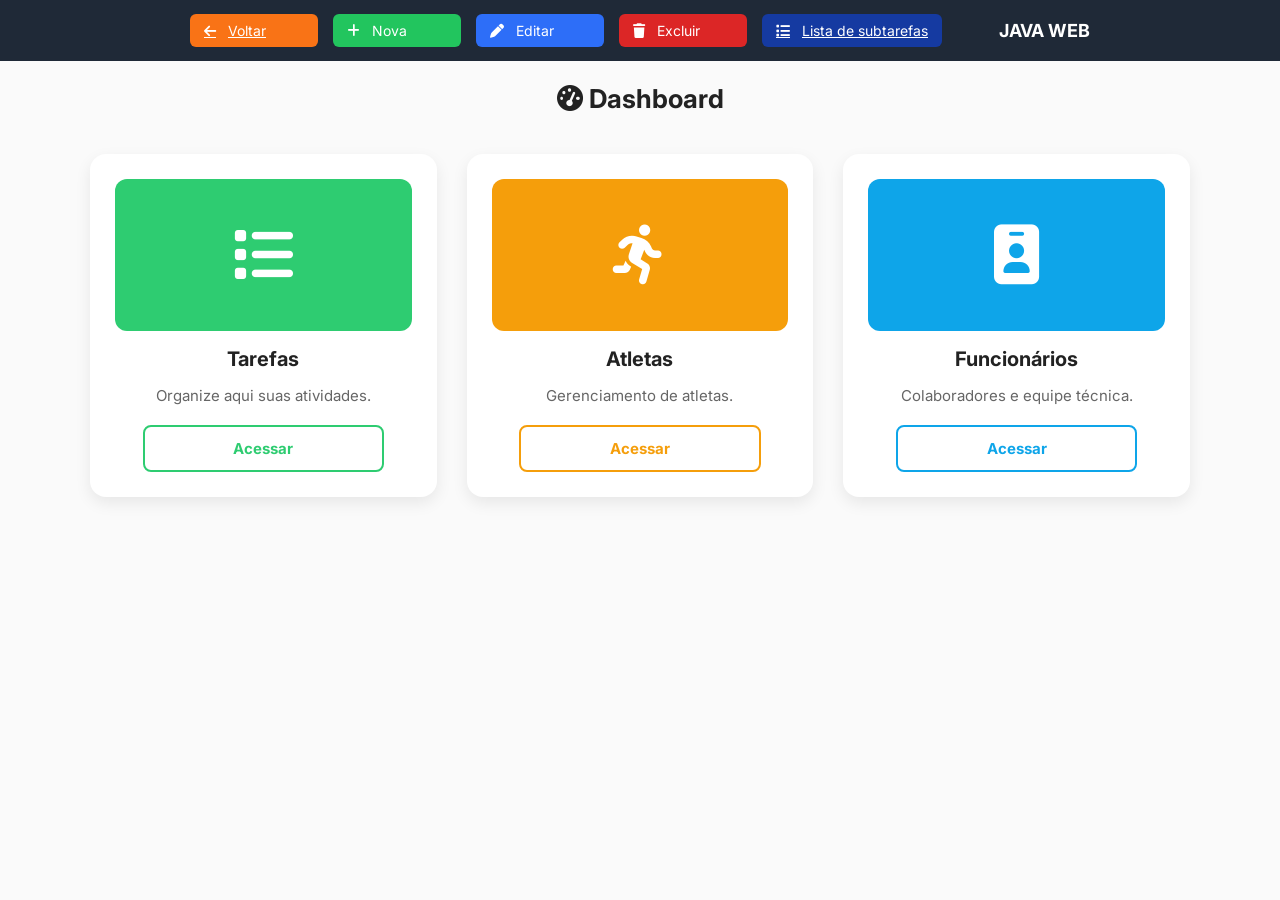
<file: web/dashboard.html>
<!DOCTYPE html>
<html lang="pt-br">

<head>
    <meta charset="UTF-8" />
    <meta name="viewport" content="width=device-width, initial-scale=1.0" />
    <title>JAVA WEB</title>

    <!-- Fonte Inter (mais confiável que @import) -->
    <link rel="preconnect" href="https://fonts.googleapis.com">
    <link rel="preconnect" href="https://fonts.gstatic.com" crossorigin>
    <link rel="stylesheet" href="https://cdnjs.cloudflare.com/ajax/libs/font-awesome/6.5.1/css/all.min.css">
    <link rel="stylesheet" href="./assets/css/base.css">
    <link rel="stylesheet" href="./assets/css/layout.css">
    <link rel="stylesheet" href="./assets/components/buttons-links/style.css">
    <link rel="stylesheet" href="./assets/components/card/style.css">

    <!-- 
    <link rel="stylesheet" href="./assets/css/components/table.css">
    <link rel="stylesheet" href="./assets/css/components/tabs.css">
    <link rel="stylesheet" href="./assets/css/components/paginacao.css">
    <link rel="stylesheet" href="./assets/css/components/box-detalhe.css">
    <link rel="stylesheet" href="./assets/css/components/mini-form.css">
    <link rel="stylesheet" href="./assets/css/components/checkbox.css"> 
-->

</head>
<body>

    <header class="detalhe-header">
        <div class="header-inner">
            <div class="btn-header">
                <a class="link-reset" href="tarefas.html">
                    <i class="fa-solid fa-arrow-left"></i>
                    Voltar
                </a>
                <a class="link-add" type="button" onclick="alert('editar (abrir modal)')">
                    <i class="fa-solid fa-plus"></i>
                    Nova

                </a>

                <a class="link-edit" type="button" onclick="alert('editar (abrir modal)')">
                    <i class="fa-solid fa-pen"></i>
                    Editar
                </a>

                <a class="link-apagar" type="button" onclick="alert('excluir')">
                    <i class="fa-solid fa-trash"></i>
                    Excluir
                </a>

                <a class="link-listar" href="#sub-header">
                    <i class="fa-solid fa-list"></i>
                    Lista de subtarefas
                </a>
            </div>

            <h2>JAVA WEB</h2>
        </div>
    </header>

    <main>
        <!-- <div class="dashboard-container"> -->
            <h2 class="dashboard-title"><i class="fas fa-tachometer-alt"></i> Dashboard</h2>
            <div class="dashboard-grid">
                
                <div class="dashboard-card">
                    <div class="dashboard-icon" style="background-color:#2ecc71;">
                        <i class="fa-solid fa-list"></i>
                    </div>
                    <h5 class="card-title">Tarefas</h5>
                    <p class="card-text">Organize aqui suas atividades.</p>
                    <a href="lista-de-tarefas.html" class="dashboard-btn"
                        style="border:2px solid #2ecc71; color:#2ecc71; background:transparent; transition:0.3s;"
                        onmouseover="this.style.background='#2ecc71'; this.style.color='#fff';"
                        onmouseout="this.style.background='transparent'; this.style.color='#2ecc71';"
                        onclick="clearInput();">Acessar</a>
                </div>  

                <div class="dashboard-card">
                    <div class="dashboard-icon" style="background-color:#f59e0b;">
                        <i class="fa-solid fa-person-running"></i>
                    </div>
                    <h5 class="card-title">Atletas</h5>
                    <p class="card-text">Gerenciamento de atletas.</p>
                    <a href="#" class="dashboard-btn"
                        style="border:2px solid #f59e0b; color:#f59e0b; background:transparent; transition:0.3s;"
                        onmouseover="this.style.background='#f59e0b'; this.style.color='#fff';"
                        onmouseout="this.style.background='transparent'; this.style.color='#f59e0b';"
                        onclick="clearInput();">Acessar</a>
                </div>

                <div class="dashboard-card">
                    <div class="dashboard-icon" style="background-color:#0ea5e9;">
                        <i class="fa-solid fa-id-badge"></i>
                    </div>
                    <h5 class="card-title">Funcionários</h5>
                    <p class="card-text">Colaboradores e equipe técnica.</p>
                    <a href="#" class="dashboard-btn"
                        style="border:2px solid #0ea5e9; color:#0ea5e9; background:transparent; transition:0.3s;"
                        onmouseover="this.style.background='#0ea5e9'; this.style.color='#fff';"
                        onmouseout="this.style.background='transparent'; this.style.color='#0ea5e9';"
                        onclick="clearInput();">Acessar</a>
                    </a>
                </div>



            </div>
        <!-- </div> -->
    </main>

</body>

</html>
</file>
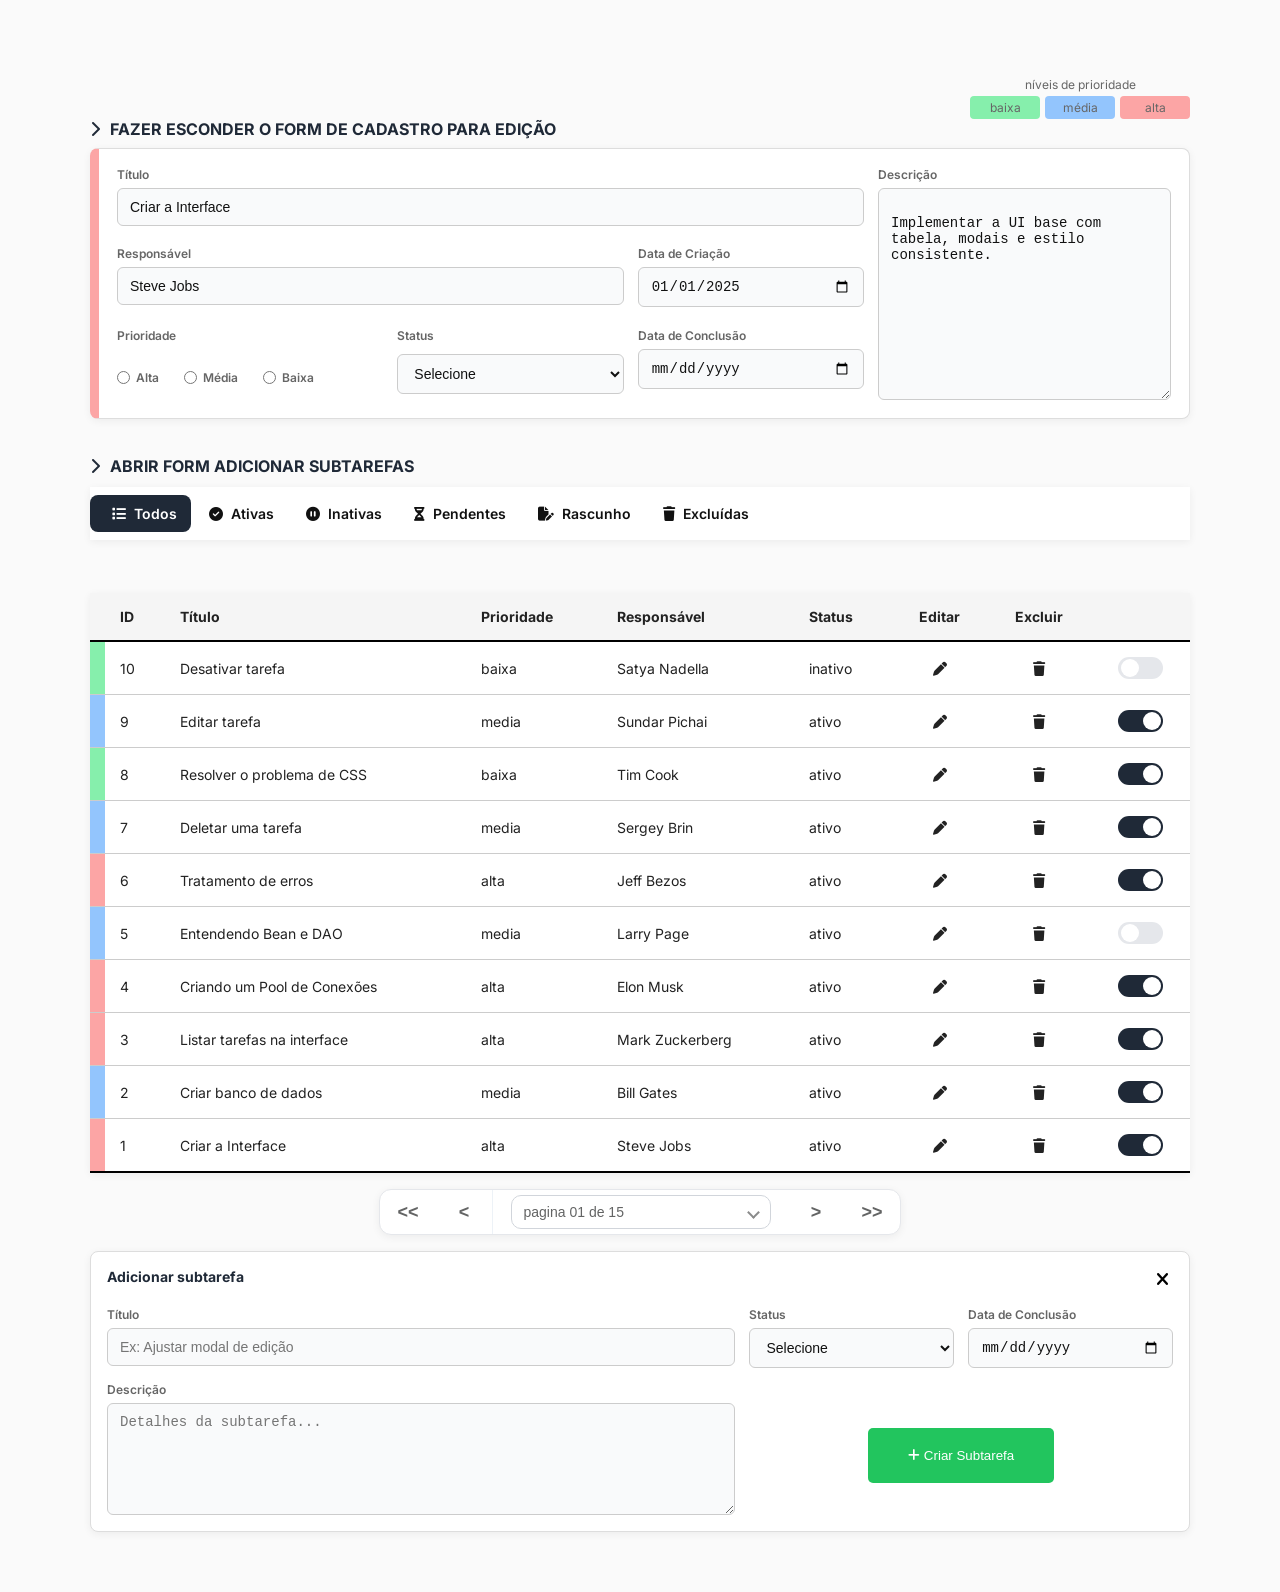
<file: web/form old.html>
<!DOCTYPE html>
<html lang="pt-br">

<head>
    <meta charset="UTF-8" />
    <meta name="viewport" content="width=device-width, initial-scale=1.0" />
    <title>Detalhes da Tarefa</title>

    <!-- Fonte Inter (mais confiável que @import) -->
    <link rel="preconnect" href="https://fonts.googleapis.com">
    <link rel="preconnect" href="https://fonts.gstatic.com" crossorigin>
    <link rel="stylesheet" href="https://cdnjs.cloudflare.com/ajax/libs/font-awesome/6.5.1/css/all.min.css">

    <link rel="stylesheet" href="./assets/css/base.css">
    <link rel="stylesheet" href="./assets/css/layout.css">

    <link rel="stylesheet" href="./assets/components/buttons-links/style.css">
    <link rel="stylesheet" href="./assets/components/checkbox/style.css">
    <link rel="stylesheet" href="./assets/components/table/style.css">
    <link rel="stylesheet" href="./assets/components/paginacao/style.css">
    <link rel="stylesheet" href="./assets/components/tabs/style.css">
    <link rel="stylesheet" href="./assets/components/flash-message/style.css">
    <link rel="stylesheet" href="./assets/components/modal/style.css">
    <link rel="stylesheet" href="./assets/components/campo-busca/style.css">

    <link rel="stylesheet" href="./assets/components/mini-form.css">
    <link rel="stylesheet" href="./assets/components/box-detalhe.css">
</head>

<body class="page-detalhe">

    <header class="detalhe-header">
        <div class="header-inner">
            <div class="btn-header">
                <button class="link-voltar" href="tarefas.html">
                    <i class="fa-solid fa-arrow-left"></i>
                    Voltar
                </button>

                <button class="link-add" type="button" onclick="alert('editar (abrir modal)')">
                    <i class="fa-solid fa-plus"></i>
                    Nova
                </button>

                <button class="link-edit" type="button" onclick="alert('editar (abrir modal)')">
                    <i class="fa-solid fa-pen"></i>
                    Editar
                </button>

                <button class="link-apagar" type="button" onclick="alert('excluir')">
                    <i class="fa-solid fa-trash"></i>
                    Excluir
                </button>

                <button class="link-listar" href="#sub-header">
                    <i class="fa-solid fa-list"></i>
                    Lista de subtarefas
                </button>
            </div>

            <h2>JAVA WEB</h2>
        </div>
    </header>

    <main>

        <div class="page-header">

            <div class="sub-header form" id="sub-header-form">
                <h2 class="titulo-secao" style="cursor:pointer; display:flex; gap:10px; align-items:center;">
                    <i id="iconeFormtarefas" class="fa-solid fa-chevron-right"></i>
                    FAZER ESCONDER O FORM DE CADASTRO PARA EDIÇÃO
                </h2>
            </div>

            <div class="legenda-prioridade">
                <span class="legenda-label">níveis de prioridade</span>
                <div class="legenda-badges">
                    <span class="badge baixa">baixa</span>
                    <span class="badge media">média</span>
                    <span class="badge alta">alta</span>
                </div>
            </div>
        </div>

        <!-- SUBTAREFAS -->
        <div id="secaoFormtarefas">
            <section class="box-detalhe form-alta">
                <form id="form-detalhe" class="form-detalhe disabled">

                    <!-- LINHA 1 -->
                    <div class="grupo span-3">
                        <label>Título</label>
                        <input type="text" value="Criar a Interface">
                    </div>

                    <div class="grupo">
                        <label>Data de Conclusão</label>
                        <input type="date">
                    </div>

                    <!-- LINHA 2 -->
                    <div class="grupo">
                        <label>Responsável</label>
                        <input type="text" value="Steve Jobs">
                    </div>

                    <div class="grupo">
                        <label>Data de Criação</label>
                        <input type="date" value="2025-01-01">
                    </div>

                    <!-- LINHA 3 -->

                    <div class="grupo span-3">
                        <label class="label-custom">Prioridade</label>

                        <div class="radio-custom">

                            <label class="label-custom">
                                <input type="radio" name="prioridade" value="alta" required>
                                Alta
                            </label>

                            <label class="label-custom">
                                <input type="radio" name="prioridade" value="media">
                                Média
                            </label>

                            <label class="label-custom">
                                <input type="radio" name="prioridade" value="baixa">
                                Baixa
                            </label>

                        </div>
                    </div>

                    <div class="grupo">
                        <label class="label-custom" for="status">Status</label>
                        <select id="status" name="status" required>
                            <option value="">Selecione</option>
                            <option value="0">ativo</option>
                            <option value="1">inativo</option>
                        </select>
                    </div>

                    <div class="grupo span-4">
                        <label>Descrição</label>
                        <textarea disabled rows="2">
                                Implementar a UI base com tabela, modais e estilo consistente.
                            </textarea>
                    </div>

                </form>
            </section>
        </div>

        <!-- SUBTAREFAS -->
        <div class="sub-header listagem" id="sub-header">
            <h2 class="titulo-secao" onclick="toggleSubtarefas()"
                style="cursor:pointer; display:flex; gap:10px; align-items:center;">
                <i id="iconeSubtarefas" class="fa-solid fa-chevron-right"></i>
                ABRIR FORM ADICIONAR SUBTAREFAS
            </h2>
        </div>

        <!-- GUIAS / FILTRO DE TAREFAS -->
        <div class="task-tabs">

            <!-- INDICADOR DESLIZANTE -->
            <div class="tab-indicator"></div>

            <!-- TAB 1 -->
            <a href="#" class="task-tab active" data-tab="todos">
                <i class="fa-solid fa-list"></i>
                Todos
            </a>

            <!-- TAB 2 -->
            <a href="#" class="task-tab" data-tab="ativas">
                <i class="fa-solid fa-circle-check"></i>
                Ativas
            </a>

            <!-- TAB 3 -->
            <a href="#" class="task-tab" data-tab="inativas">
                <i class="fa-solid fa-circle-pause"></i>
                Inativas
            </a>

            <!-- TAB 4 -->
            <a href="#" class="task-tab" data-tab="pendentes">
                <i class="fa-solid fa-hourglass-half"></i>
                Pendentes
            </a>

            <!-- TAB 5 -->
            <a href="#" class="task-tab" data-tab="rascunho">
                <i class="fa-solid fa-file-pen"></i>
                Rascunho
            </a>

            <!-- TAB 6 -->
            <a href="#" class="task-tab" data-tab="excluidas">
                <i class="fa-solid fa-trash"></i>
                Excluídas
            </a>

        </div>

        <!-- FIM GUIAS -->

        <table class="task-table">

            <thead>
                <tr>
                    <th></th>
                    <th>ID</th>
                    <th>Título</th>
                    <th>Prioridade</th>
                    <th>Responsável</th>
                    <th>Status</th>
                    <th class="text-center">Editar</th>
                    <th class="text-center">Excluir</th>
                    <th></th>
                </tr>
            </thead>

            <tbody>

                <tr class="row-link">
                    <td class="prioridade baixa cell-link">
                        <a href="detalhe.html?id=10" class="row-anchor"></a>
                    </td>
                    <td class="cell-link">10</td>
                    <td class="cell-link">Desativar tarefa</td>
                    <td class="cell-link">baixa</td>
                    <td class="cell-link">Satya Nadella</td>
                    <td class="cell-link">inativo</td>

                    <td class="btn-action edit text-center">
                        <a href="#"><i class="fa-solid fa-pen"></i></a>
                    </td>
                    <td class="btn-action delete text-center">
                        <a href="#"><i class="fa-solid fa-trash"></i></a>
                    </td>
                    <td class="btn-action">
                        <label class="alternador">
                            <input type="checkbox">
                            <span class="alternador-slider"></span>
                        </label>
                    </td>
                </tr>

                <tr class="row-link">
                    <td class="prioridade media cell-link">
                        <a href="detalhe.html?id=9" class="row-anchor"></a>
                    </td>
                    <td class="cell-link">9</td>
                    <td class="cell-link">Editar tarefa</td>
                    <td class="cell-link">media</td>
                    <td class="cell-link">Sundar Pichai</td>
                    <td class="cell-link">ativo</td>

                    <td class="btn-action edit text-center">
                        <a href="#"><i class="fa-solid fa-pen"></i></a>
                    </td>
                    <td class="btn-action delete text-center">
                        <a href="#"><i class="fa-solid fa-trash"></i></a>
                    </td>
                    <td class="btn-action">
                        <label class="alternador">
                            <input type="checkbox" checked>
                            <span class="alternador-slider"></span>
                        </label>
                    </td>
                </tr>

                <tr class="row-link">
                    <td class="prioridade baixa cell-link">
                        <a href="detalhe.html?id=8" class="row-anchor"></a>
                    </td>
                    <td class="cell-link">8</td>
                    <td class="cell-link">Resolver o problema de CSS</td>
                    <td class="cell-link">baixa</td>
                    <td class="cell-link">Tim Cook</td>
                    <td class="cell-link">ativo</td>

                    <td class="btn-action edit text-center">
                        <a href="#"><i class="fa-solid fa-pen"></i></a>
                    </td>
                    <td class="btn-action delete text-center">
                        <a href="#"><i class="fa-solid fa-trash"></i></a>
                    </td>
                    <td class="btn-action">
                        <label class="alternador">
                            <input type="checkbox" checked>
                            <span class="alternador-slider"></span>
                        </label>
                    </td>
                </tr>

                <tr class="row-link">
                    <td class="prioridade media cell-link">
                        <a href="detalhe.html?id=7" class="row-anchor"></a>
                    </td>
                    <td class="cell-link">7</td>
                    <td class="cell-link">Deletar uma tarefa</td>
                    <td class="cell-link">media</td>
                    <td class="cell-link">Sergey Brin</td>
                    <td class="cell-link">ativo</td>

                    <td class="btn-action edit text-center">
                        <a href="#"><i class="fa-solid fa-pen"></i></a>
                    </td>
                    <td class="btn-action delete text-center">
                        <a href="#"><i class="fa-solid fa-trash"></i></a>
                    </td>
                    <td class="btn-action">
                        <label class="alternador">
                            <input type="checkbox" checked>
                            <span class="alternador-slider"></span>
                        </label>
                    </td>
                </tr>

                <tr class="row-link">
                    <td class="prioridade alta cell-link">
                        <a href="detalhe.html?id=6" class="row-anchor"></a>
                    </td>
                    <td class="cell-link">6</td>
                    <td class="cell-link">Tratamento de erros</td>
                    <td class="cell-link">alta</td>
                    <td class="cell-link">Jeff Bezos</td>
                    <td class="cell-link">ativo</td>

                    <td class="btn-action edit text-center">
                        <a href="#"><i class="fa-solid fa-pen"></i></a>
                    </td>
                    <td class="btn-action delete text-center">
                        <a href="#"><i class="fa-solid fa-trash"></i></a>
                    </td>
                    <td class="btn-action">
                        <label class="alternador">
                            <input type="checkbox" checked>
                            <span class="alternador-slider"></span>
                        </label>
                    </td>
                </tr>

                <tr class="row-link">
                    <td class="prioridade media cell-link">
                        <a href="detalhe.html?id=5" class="row-anchor"></a>
                    </td>
                    <td class="cell-link">5</td>
                    <td class="cell-link">Entendendo Bean e DAO</td>
                    <td class="cell-link">media</td>
                    <td class="cell-link">Larry Page</td>
                    <td class="cell-link">ativo</td>

                    <td class="btn-action edit text-center">
                        <a href="#"><i class="fa-solid fa-pen"></i></a>
                    </td>
                    <td class="btn-action delete text-center">
                        <a href="#"><i class="fa-solid fa-trash"></i></a>
                    </td>
                    <td class="btn-action">
                        <label class="alternador">
                            <input type="checkbox">
                            <span class="alternador-slider"></span>
                        </label>
                    </td>
                </tr>

                <tr class="row-link">
                    <td class="prioridade alta cell-link">
                        <a href="detalhe.html?id=4" class="row-anchor"></a>
                    </td>
                    <td class="cell-link">4</td>
                    <td class="cell-link">Criando um Pool de Conexões</td>
                    <td class="cell-link">alta</td>
                    <td class="cell-link">Elon Musk</td>
                    <td class="cell-link">ativo</td>

                    <td class="btn-action edit text-center">
                        <a href="#"><i class="fa-solid fa-pen"></i></a>
                    </td>
                    <td class="btn-action delete text-center">
                        <a href="#"><i class="fa-solid fa-trash"></i></a>
                    </td>
                    <td class="btn-action">
                        <label class="alternador">
                            <input type="checkbox" checked>
                            <span class="alternador-slider"></span>
                        </label>
                    </td>
                </tr>

                <tr class="row-link">
                    <td class="prioridade alta cell-link">
                        <a href="detalhe.html?id=3" class="row-anchor"></a>
                    </td>
                    <td class="cell-link">3</td>
                    <td class="cell-link">Listar tarefas na interface</td>
                    <td class="cell-link">alta</td>
                    <td class="cell-link">Mark Zuckerberg</td>
                    <td class="cell-link">ativo</td>

                    <td class="btn-action edit text-center">
                        <a href="#"><i class="fa-solid fa-pen"></i></a>
                    </td>
                    <td class="btn-action delete text-center">
                        <a href="#"><i class="fa-solid fa-trash"></i></a>
                    </td>
                    <td class="btn-action">
                        <label class="alternador">
                            <input type="checkbox" checked>
                            <span class="alternador-slider"></span>
                        </label>
                    </td>
                </tr>

                <tr class="row-link">
                    <td class="prioridade media cell-link">
                        <a href="detalhe.html?id=2" class="row-anchor"></a>
                    </td>
                    <td class="cell-link">2</td>
                    <td class="cell-link">Criar banco de dados</td>
                    <td class="cell-link">media</td>
                    <td class="cell-link">Bill Gates</td>
                    <td class="cell-link">ativo</td>

                    <td class="btn-action edit text-center">
                        <a href="#"><i class="fa-solid fa-pen"></i></a>
                    </td>
                    <td class="btn-action delete text-center">
                        <a href="#"><i class="fa-solid fa-trash"></i></a>
                    </td>
                    <td class="btn-action">
                        <label class="alternador">
                            <input type="checkbox" checked>
                            <span class="alternador-slider"></span>
                        </label>
                    </td>
                </tr>

                <tr class="row-link">
                    <td class="prioridade alta cell-link">
                        <a href="detalhe.html?id=1" class="row-anchor"></a>
                    </td>
                    <td class="cell-link">1</td>
                    <td class="cell-link">Criar a Interface</td>
                    <td class="cell-link">alta</td>
                    <td class="cell-link">Steve Jobs</td>
                    <td class="cell-link">ativo</td>

                    <td class="btn-action edit text-center">
                        <a href="#"><i class="fa-solid fa-pen"></i></a>
                    </td>
                    <td class="btn-action delete text-center">
                        <a href="#"><i class="fa-solid fa-trash"></i></a>
                    </td>
                    <td class="btn-action">
                        <label class="alternador">
                            <input type="checkbox" checked>
                            <span class="alternador-slider"></span>
                        </label>
                    </td>
                </tr>

            </tbody>
        </table>


        <!-- PAGINAÇÃO (modelo da imagem) -->
        <div class="task-pagination2" id="paginacao">

            <button type="button" class="task2-btn" id="btnPrimeira" aria-label="Primeira página">
                &lt;&lt;
            </button>

            <button type="button" class="task2-btn" id="btnAnterior" aria-label="Página anterior">
                &lt;
            </button>

            <div class="task2-center">
                <select class="task2-select" id="selectPagina" aria-label="Selecionar página">
                    <!-- exemplo estático (você pode substituir via JS/JSP) -->
                    <option value="1">pagina 01 de 15</option>
                    <option value="2">pagina 02 de 15</option>
                    <option value="3">pagina 03 de 15</option>
                </select>
            </div>

            <button type="button" class="task2-btn" id="btnProxima" aria-label="Próxima página">
                &gt;
            </button>

            <button type="button" class="task2-btn" id="btnUltima" aria-label="Última página">
                &gt;&gt;
            </button>

        </div>
        <!-- FIM PAGINAÇÃO -->

        <div id="secaoSubtarefas">

            <!-- FORM: adicionar subtarefa -->
            <section class="mini-form">

                <!-- HEADER -->
                <div class="mini-form-header">
                    <h3>Adicionar subtarefa</h3>

                    <button type="button" class="btn-close" onclick="fecharSubtarefas()">
                        <i class="fa-solid fa-xmark"></i>
                    </button>
                </div>

                <!-- FORM -->
                <form class="form-detalhe" onsubmit="alert('salvar subtarefa'); return false;">

                    <div class="grupo span-2">
                        <label>Título</label>
                        <input type="text" placeholder="Ex: Ajustar modal de edição" required>
                    </div>

                    <div class="grupo">
                        <label>Status</label>
                        <select required>
                            <option value="">Selecione</option>
                            <option value="0">ativo</option>
                            <option value="1">inativo</option>
                        </select>
                    </div>

                    <div class="grupo">
                        <label>Data de Conclusão</label>
                        <input type="date">
                    </div>

                    <div class="grupo span-2">
                        <label>Descrição</label>
                        <textarea placeholder="Detalhes da subtarefa..."></textarea>
                    </div>

                    <div class="acoes span-2">
                        <button class="btn-add add-subtarefa" type="submit">
                            <i class="fa-solid fa-plus"></i>
                            Criar Subtarefa
                        </button>
                    </div>

                </form>
            </section>
        </div>


    </main>

    <script>

        function toggleSubtarefas() {
            const secao = document.getElementById("secaoSubtarefas");
            const icone = document.getElementById("iconeSubtarefas");

            const vaiAbrir = !secao.classList.contains("ativo");

            secao.classList.toggle("ativo");

            icone.style.transform = vaiAbrir ? "rotate(90deg)" : "rotate(0deg)";
            icone.style.transition = "transform .2s ease";

            // 👇 SCROLL AUTOMÁTICO
            if (vaiAbrir) {
                setTimeout(() => {
                    secao.scrollIntoView({
                        behavior: "smooth",
                        block: "start"
                    });
                }, 200); // tempo pequeno pra esperar abrir animação
            }
        }

        function fecharSubtarefas() {

            const secao = document.getElementById("secaoSubtarefas");
            const icone = document.getElementById("iconeSubtarefas");

            // remove abertura
            secao.classList.remove("ativo");

            // volta seta
            icone.style.transform = "rotate(0deg)";

            // 👇 SCROLL PRO TOPO
            document.getElementById("sub-header")
                .scrollIntoView({
                    behavior: "smooth",
                    block: "start"
                });
        }


        (function () {
            if (!document.body.classList.contains("page-detalhe"))
                return;

            const header = document.querySelector(".detalhe-header"); // ✅ AQUI
            const tabs = document.querySelector(".task-tabs");

            if (!header || !tabs)
                return;

            // cria um "container" interno pra centralizar o conteúdo (sem mudar teu HTML)
            if (!tabs.querySelector(".tabs-inner")) {
                const inner = document.createElement("div");
                inner.className = "tabs-inner";

                while (tabs.firstChild)
                    inner.appendChild(tabs.firstChild);
                tabs.appendChild(inner);
            }

            function setHeaderH() {
                const h = header.getBoundingClientRect().height || 0;
                document.documentElement.style.setProperty("--header-h", h + "px");
            }
            setHeaderH();
            window.addEventListener("resize", setHeaderH);

            const sentinel = document.createElement("div");
            sentinel.style.height = "1px";
            tabs.parentNode.insertBefore(sentinel, tabs);

            const placeholder = document.createElement("div");
            placeholder.style.display = "none";
            tabs.parentNode.insertBefore(placeholder, tabs.nextSibling);

            function ativar() {
                const h = tabs.getBoundingClientRect().height || 0;
                placeholder.style.height = h + "px";
                placeholder.style.display = "block";

                tabs.classList.remove("saindo");
                tabs.classList.add("entrando");
                tabs.classList.add("assumir-topo");
                header.classList.add("sumir");

                requestAnimationFrame(() => {
                    tabs.classList.remove("entrando");
                });
            }


            function desativar() {
                // anima a saída mantendo fixed
                tabs.classList.add("saindo");

                // espera a animação terminar e só depois solta do topo
                setTimeout(() => {
                    tabs.classList.remove("assumir-topo");
                    tabs.classList.remove("entrando");
                    tabs.classList.remove("saindo");

                    header.classList.remove("sumir");
                    placeholder.style.display = "none";
                }, 200); // pode ajustar (150–300)
            }

            const io = new IntersectionObserver((entries) => {
                const ent = entries[0];
                if (!ent.isIntersecting)
                    ativar();
                else
                    desativar();
            }, { threshold: 0 });

            io.observe(sentinel);
        })();








        const tabs = document.querySelectorAll('.task-tab');
        const indicator = document.querySelector('.tab-indicator');

        function moveIndicator(tab) {
            const rect = tab.getBoundingClientRect();
            const parentRect = tab.parentElement.getBoundingClientRect();

            const width = rect.width;
            const left = rect.left - parentRect.left;

            indicator.style.width = width + 'px';
            indicator.style.transform = `translateX(${left}px)`;
        }

        /* clique nas tabs */
        tabs.forEach(tab => {
            tab.addEventListener('click', e => {
                e.preventDefault();

                tabs.forEach(t => t.classList.remove('active'));
                tab.classList.add('active');

                moveIndicator(tab);
            });
        });

        /* posição inicial */
        window.addEventListener('load', () => {
            const active = document.querySelector('.task-tab.active');
            if (active)
                moveIndicator(active);
        });




    </script>



</body>

</html>
</file>
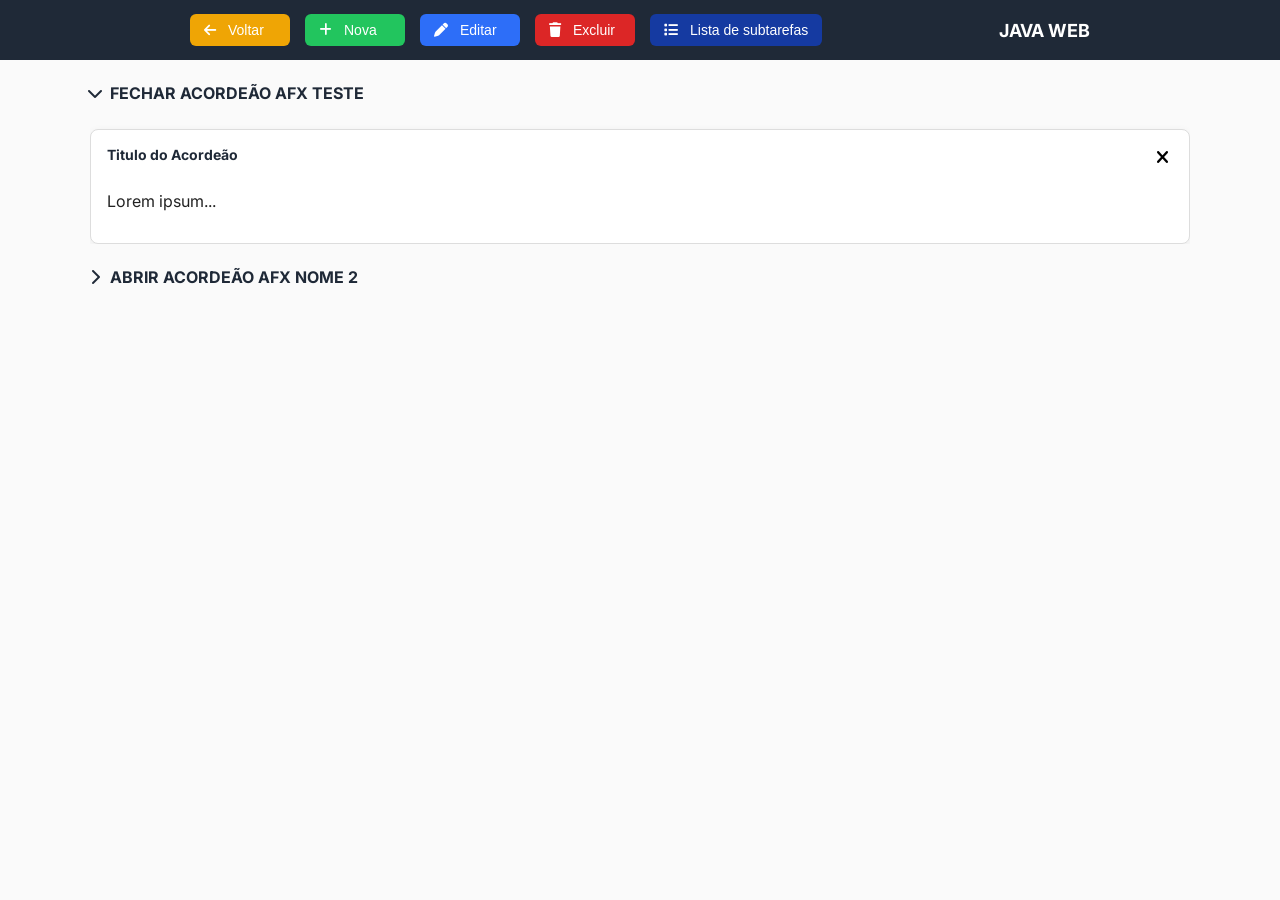
<file: web/form.html>
<!DOCTYPE html>
<html lang="en">

<head>
    <meta charset="UTF-8">
    <meta name="viewport" content="width=device-width, initial-scale=1.0">
    <title>Form</title>

    <link rel="preconnect" href="https://fonts.googleapis.com">
    <link rel="preconnect" href="https://fonts.gstatic.com" crossorigin>
    <link rel="stylesheet" href="https://cdnjs.cloudflare.com/ajax/libs/font-awesome/6.5.1/css/all.min.css">

    <link rel="stylesheet" href="./assets/css/base.css">
    <link rel="stylesheet" href="./assets/css/layout.css">
    <link rel="stylesheet" href="./assets/components/table/style.css">
    <link rel="stylesheet" href="./assets/components/box-detalhe.css">
    <link rel="stylesheet" href="./assets/components/buttons-links/style.css">
    <link rel="stylesheet" href="./assets/components/acordeaoAFX.css">


</head>

<body>
    <header class="detalhe-header">
        <div class="header-inner">
            <div class="btn-header">
                <button class="link-voltar" href="tarefas.html">
                    <i class="fa-solid fa-arrow-left"></i>
                    Voltar
                </button>

                <button class="link-add" type="button" onclick="alert('editar (abrir modal)')">
                    <i class="fa-solid fa-plus"></i>
                    Nova
                </button>

                <button class="link-edit" type="button" onclick="alert('editar (abrir modal)')">
                    <i class="fa-solid fa-pen"></i>
                    Editar
                </button>

                <button class="link-apagar" type="button" onclick="alert('excluir')">
                    <i class="fa-solid fa-trash"></i>
                    Excluir
                </button>

                <button class="link-listar" href="#sub-header">
                    <i class="fa-solid fa-list"></i>
                    Lista de subtarefas
                </button>
            </div>

            <h2>JAVA WEB</h2>
        </div>
    </header>

    <main>

        <div class="acordeaoAFX">
            <div class="sub-header listagem">
                <h2 class="labelAcordeaoAFX"
                    data-alvo="#acordeaoAFXNome"
                    data-icone="#iconeAcordeaoAFXNome"
                    data-texto="#textoAcordeaoAFXNome"
                    data-texto-abrir="ABRIR ACORDEÃO AFX TESTE"
                    data-texto-fechar="FECHAR ACORDEÃO AFX TESTE"
                    onclick="toggleAcordeaoAFX(this)">
                <i id="iconeAcordeaoAFXNome" class="fa-solid fa-chevron-right"></i>
                <span id="textoAcordeaoAFXNome">ABRIR ACORDEÃO AFX TESTE</span>
                </h2>
            </div>

            <div class="acordeaoAFXComp ativo" id="acordeaoAFXNome">
                <div class="mini-form">
                    <div class="mini-form-header">
                        <h3>Titulo do Acordeão</h3>
                        <button type="button" class="btn-close"
                        onclick="toggleAcordeaoAFX(this.closest('.acordeaoAFX').querySelector('.labelAcordeaoAFX'), true)">
                        <i class="fa-solid fa-xmark"></i>
                        </button>
                    </div>

                    <p>Lorem ipsum...</p>
                </div>
            </div>
        </div>
        <div class="acordeaoAFX">
            <div class="sub-header listagem">
                <h2 class="labelAcordeaoAFX"
                    data-alvo="#acordeaoAFXNome2"
                    data-icone="#iconeAcordeaoAFXNome2"
                    data-texto="#textoAcordeaoAFXNome2"
                    data-texto-abrir="ABRIR ACORDEÃO AFX NOME 2"
                    data-texto-fechar="FECHAR ACORDEÃO AFX NOME 2"
                    onclick="toggleAcordeaoAFX(this)">
                <i id="iconeAcordeaoAFXNome2" class="fa-solid fa-chevron-right"></i>
                <span id="textoAcordeaoAFXNome2">ABRIR ACORDEÃO AFX NOME 2</span>
                </h2>
            </div>

            <div class="acordeaoAFXComp" id="acordeaoAFXNome2">
                <div class="mini-form">
                    <div class="mini-form-header">
                        <h3>Titulo do Acordeão</h3>
                        <button type="button" class="btn-close"
                        onclick="toggleAcordeaoAFX(this.closest('.acordeaoAFX').querySelector('.labelAcordeaoAFX'), true)">
                        <i class="fa-solid fa-xmark"></i>
                        </button>
                    </div>

                    <p>Lorem ipsum...</p>
                </div>
            </div>
        </div>
        

       

    </main>

    <script>
document.addEventListener("DOMContentLoaded", () => {
    // 1. Função que executa a alternância (Toggle)
    const toggleAcordeao = (elTitulo) => {
        const secao = document.querySelector(elTitulo.dataset.alvo);
        const icone = document.querySelector(elTitulo.dataset.icone);
        const texto = document.querySelector(elTitulo.dataset.texto);

        if (!secao || !icone || !texto) return;

        const estaAtivo = secao.classList.toggle("ativo");
        const abrirTxt = elTitulo.dataset.textoAbrir || "ABRIR";
        const fecharTxt = elTitulo.dataset.textoFechar || "FECHAR";

        // Estilização e Texto
        icone.style.transform = estaAtivo ? "rotate(90deg)" : "rotate(0deg)";
        icone.style.transition = "transform .2s ease";
        texto.innerText = estaAtivo ? fecharTxt : abrirTxt;

        // Scroll suave
        const elementoParaScroll = estaAtivo ? secao : elTitulo;
        setTimeout(() => {
            elementoParaScroll.scrollIntoView({ behavior: "smooth", block: "start" });
        }, 100);
    };

    // 2. Delegação de Eventos (Otimizado)
    document.addEventListener("click", (event) => {
        // Se clicou no título do acordeão
        const label = event.target.closest(".labelAcordeaoAFX");
        if (label) {
            toggleAcordeao(label);
            return;
        }

        // Se clicou no botão de fechar (X) dentro do acordeão
        const btnClose = event.target.closest(".btn-close");
        if (btnClose) {
            const acordeaoPai = btnClose.closest(".acordeaoAFX");
            const labelCorrespondente = acordeaoPai.querySelector(".labelAcordeaoAFX");
            toggleAcordeao(labelCorrespondente);
        }
    });

    // 3. Sincronização Inicial
    document.querySelectorAll(".labelAcordeaoAFX").forEach((titulo) => {
        const secao = document.querySelector(titulo.dataset.alvo);
        if (secao && secao.classList.contains("ativo")) {
            // Reutiliza a lógica para setar ícone e texto inicial se já vier 'ativo' do backend/HTML
            const icone = document.querySelector(titulo.dataset.icone);
            const texto = document.querySelector(titulo.dataset.texto);
            if(icone) icone.style.transform = "rotate(90deg)";
            if(texto) texto.innerText = titulo.dataset.textoFechar;
        }
    });
});
    </script>
</body>

</html>
</file>
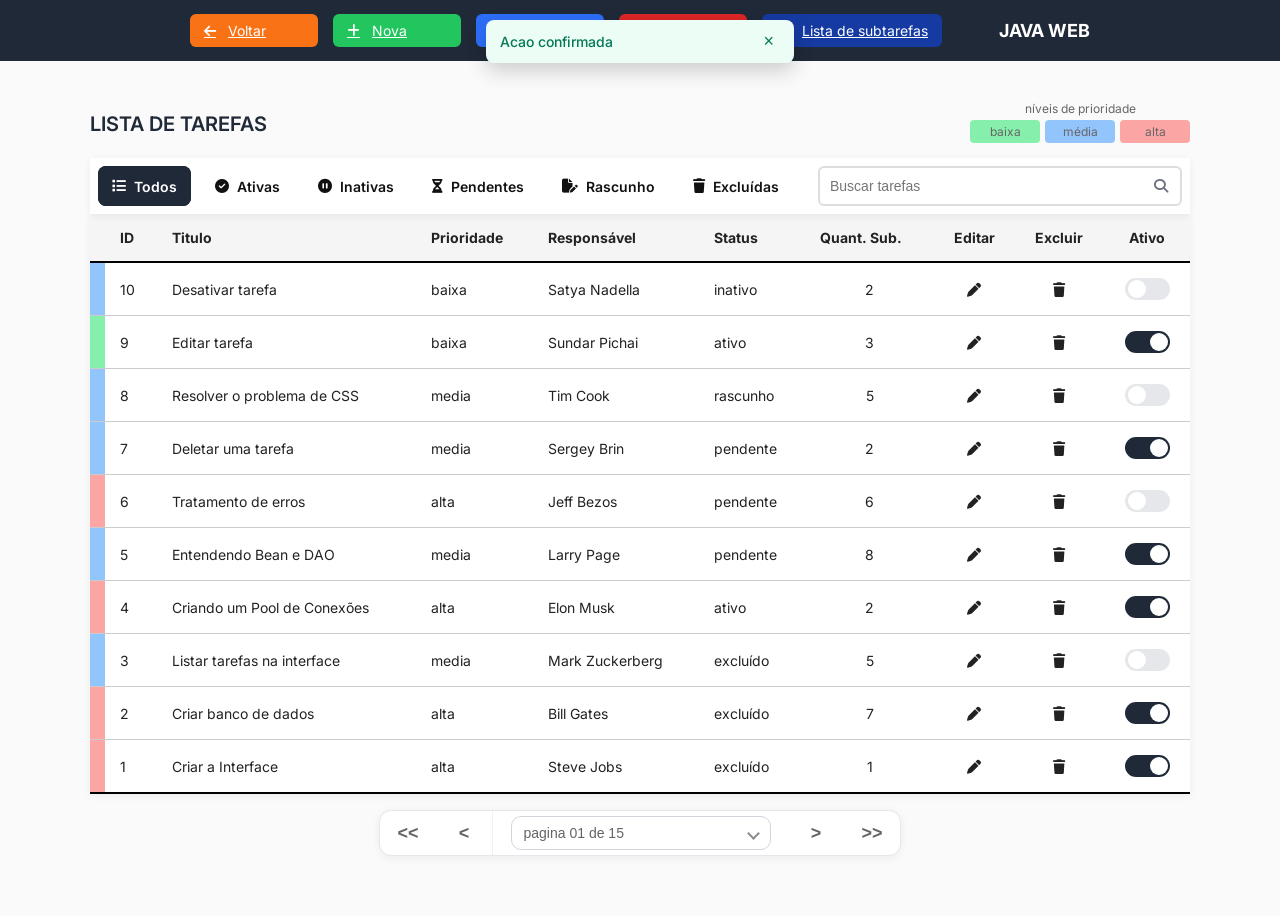
<file: web/lista-de-tarefas.html>
<!DOCTYPE html>
<html lang="pt-br">

<head>
    <meta charset="UTF-8" />
    <meta name="viewport" content="width=device-width, initial-scale=1.0" />
    <title>JAVA WEB</title>

    <!-- Fonte Inter (mais confiável que @import) -->
    <link rel="preconnect" href="https://fonts.googleapis.com">
    <link rel="preconnect" href="https://fonts.gstatic.com" crossorigin>
    <link rel="stylesheet" href="https://cdnjs.cloudflare.com/ajax/libs/font-awesome/6.5.1/css/all.min.css">

    <link rel="stylesheet" href="./assets/css/base.css">
    <link rel="stylesheet" href="./assets/css/layout.css">

    <link rel="stylesheet" href="./assets/components/checkbox/style.css">
    <link rel="stylesheet" href="./assets/components/buttons-links/style.css">
    <link rel="stylesheet" href="./assets/components/table/style.css">
    <link rel="stylesheet" href="./assets/components/paginacao/style.css">
    <link rel="stylesheet" href="./assets/components/tabs/style.css">
    <link rel="stylesheet" href="./assets/components/flash-message/style.css">
    <link rel="stylesheet" href="./assets/components/modal/style.css">
    <link rel="stylesheet" href="./assets/components/campo-busca/style.css">
    
    <!-- 
    <link rel="stylesheet" href="./assets/css/components/box-detalhe.css">
-->

</head>

<body>

    <div class="flash-message sucesso" id="flash-message">
        <span>Acao confirmada</span>
        <button type="button" onclick="fecharFlashMessage()">×</button>
    </div>

    <header class="detalhe-header">
        <div class="header-inner">
            <div class="btn-header">
                <a class="link-reset" href="tarefas.html">
                    <i class="fa-solid fa-arrow-left"></i>
                    Voltar
                </a>
                <a href="#" class="link-add" onclick="novaTarefa(); return false;">
                    <i class="fa-solid fa-plus"></i>
                    Nova
                </a>

                <a href="#" class="link-edit" onclick="editarTarefa(); return false;">
                    <i class="fa-solid fa-pen"></i>
                    Editar
                </a>

                <a href="#" class="link-apagar" onclick="excluirTarefa(); return false;">
                    <i class="fa-solid fa-trash"></i>
                    Excluir
                </a>

                <a href="#" class="link-listar">
                    <i class="fa-solid fa-list"></i>
                    Lista de subtarefas
                </a>
                
            </div>

            <h2>JAVA WEB</h2>
        </div>
    </header>



    <main>

        <div class="page-header">

            <h1>LISTA DE TAREFAS</h1>

            <div class="legenda-prioridade">
                <span class="legenda-label">níveis de prioridade</span>

                <div class="legenda-badges">
                    <span class="badge baixa">baixa</span>
                    <span class="badge media">média</span>
                    <span class="badge alta">alta</span>
                </div>
            </div>

        </div>


        <div class="task-tabs">

            <!-- INDICADOR DESLIZANTE -->
            <div class="tab-indicator"></div>

            <!-- TAB 1 -->
            <a href="#" class="task-tab active" data-tab="todos">
                <i class="fa-solid fa-list"></i>
                Todos
            </a>

            <!-- TAB 2 -->
            <a href="#" class="task-tab" data-tab="ativas">
                <i class="fa-solid fa-circle-check"></i>
                Ativas
            </a>

            <!-- TAB 3 -->
            <a href="#" class="task-tab" data-tab="inativas">
                <i class="fa-solid fa-circle-pause"></i>
                Inativas
            </a>

            <!-- TAB 4 -->
            <a href="#" class="task-tab" data-tab="pendentes">
                <i class="fa-solid fa-hourglass-half"></i>
                Pendentes
            </a>

            <!-- TAB 5 -->
            <a href="#" class="task-tab" data-tab="rascunho">
                <i class="fa-solid fa-file-pen"></i>
                Rascunho
            </a>

            <!-- TAB 6 -->
            <a href="#" class="task-tab" data-tab="excluidas">
                <i class="fa-solid fa-trash"></i>
                Excluídas
            </a>

            <!-- CAMPO DE BUSCA -->
            <div class="campo-busca">
                <input type="text" placeholder="Buscar tarefas" class="input-busca">
                <i class="fa-solid fa-magnifying-glass icon-busca"></i>
            </div>

        </div>

        <table class="task-table">

            <thead>
                <tr>
                    <th></th>
                    <th><a href="#">ID</a></th>
                    <th><a href="#">Titulo</a></th>
                    <th><a href="#">Prioridade</a></th>
                    <th><a href="#">Responsável</a></th>
                    <th><a href="#">Status</a></th>
                    <th><a href="#">Quant. Sub.</a></th>
                    <th class="text-center">Editar</th>
                    <th class="text-center">Excluir</th>
                    <th class="text-center"><a href="#">Ativo</a></th>
                </tr>
            </thead>

            <tbody>

                <tr class="row-link" data-href="#10">
                    <td class="prioridade media"></td>
                    <td>10</td>
                    <td>Desativar tarefa</td>
                    <td>baixa</td>
                    <td>Satya Nadella</td>
                    <td>inativo</td>
                    <td class="text-center"><script> document.write(Math.floor(Math.random() * 11))</script></td>

                    <td class="btn-action edit">
                        <a href="#" onclick="editarTarefa(); return false;">
                            <i class="fa-solid fa-pen"></i>
                        </a>
                    </td>

                    <td class="btn-action delete">
                        <a href="#" onclick="excluirTarefa(); return false;">
                            <i class="fa-solid fa-trash"></i>
                        </a>
                    </td>

                    <td class="btn-action">
                        <label class="alternador">
                            <input type="checkbox" id="chkRandom10">
                            <span class="alternador-slider"></span>
                            <!-- só pra aolguns checked aparecerem marcados apagar o script e o id -->
                            <script>
                                document.getElementById("chkRandom10").checked = Math.random() * 11 > 5;
                            </script>
                        </label>
                    </td>
                </tr>

                <tr class="row-link" data-href="#9">
                    <td class="prioridade baixa"></td>
                    <td>9</td>
                    <td>Editar tarefa</td>
                    <td>baixa</td>
                    <td>Sundar Pichai</td>
                    <td>ativo</td>
                    <td class="text-center"><script> document.write(Math.floor(Math.random() * 11))</script></td>

                    <td class="btn-action edit">
                        <a href="#" onclick="editarTarefa(); return false;">
                            <i class="fa-solid fa-pen"></i>
                        </a>
                    </td>

                    <td class="btn-action delete">
                        <a href="#" onclick="excluirTarefa(); return false;">
                            <i class="fa-solid fa-trash"></i>
                        </a>
                    </td>

                    <td class="btn-action">
                        <label class="alternador">
                            <input type="checkbox" id="chkRandom9">
                            <span class="alternador-slider"></span>
                            <!-- só pra aolguns checked aparecerem marcados apagar o script e o id -->
                            <script>
                                document.getElementById("chkRandom9").checked = Math.random() * 11 > 5;
                            </script>
                        </label>
                    </td>



                </tr>

                <tr class="row-link" data-href="#8">
                    <td class="prioridade media"></td>
                    <td>8</td>
                    <td>Resolver o problema de CSS</td>
                    <td>media</td>
                    <td>Tim Cook</td>
                    <td>rascunho</td>
                    <td class="text-center"><script> document.write(Math.floor(Math.random() * 11))</script></td>

                    <td class="btn-action edit">
                        <a href="#" onclick="editarTarefa(); return false;">
                            <i class="fa-solid fa-pen"></i>
                        </a>
                    </td>

                    <td class="btn-action delete">
                        <a href="#" onclick="excluirTarefa(); return false;">
                            <i class="fa-solid fa-trash"></i>
                        </a>
                    </td>

                    <td class="btn-action">
                        <label class="alternador">
                            <input type="checkbox" id="chkRandom8">
                            <span class="alternador-slider"></span>
                            <!-- só pra aolguns checked aparecerem marcados apagar o script e o id -->
                            <script>
                                document.getElementById("chkRandom8").checked = Math.random() * 11 > 5;
                            </script>
                        </label>
                    </td>
                </tr>

                <tr class="row-link" data-href="#7">
                    <td class="prioridade media"></td>
                    <td>7</td>
                    <td>Deletar uma tarefa</td>
                    <td>media</td>
                    <td>Sergey Brin</td>
                    <td>pendente</td>
                    <td class="text-center"><script> document.write(Math.floor(Math.random() * 11))</script></td>

                    <td class="btn-action edit">
                        <a href="#" onclick="editarTarefa(); return false;">
                            <i class="fa-solid fa-pen"></i>
                        </a>
                    </td>

                    <td class="btn-action delete">
                        <a href="#" onclick="excluirTarefa(); return false;">
                            <i class="fa-solid fa-trash"></i>
                        </a>
                    </td>

                    <td class="btn-action">
                        <label class="alternador">
                            <input type="checkbox" id="chkRandom7">
                            <span class="alternador-slider"></span>
                            <!-- só pra aolguns checked aparecerem marcados apagar o script e o id -->
                            <script>
                                document.getElementById("chkRandom7").checked = Math.random() * 11 > 5;
                            </script>
                        </label>
                    </td>
                </tr>

                <tr class="row-link" data-href="#6">
                    <td class="prioridade alta"></td>
                    <td>6</td>
                    <td>Tratamento de erros</td>
                    <td>alta</td>
                    <td>Jeff Bezos</td>
                    <td>pendente</td>
                    <td class="text-center"><script> document.write(Math.floor(Math.random() * 11))</script></td>

                    <td class="btn-action edit">
                        <a href="#" onclick="editarTarefa(); return false;">
                            <i class="fa-solid fa-pen"></i>
                        </a>
                    </td>

                    <td class="btn-action delete">
                        <a href="#" onclick="excluirTarefa(); return false;">
                            <i class="fa-solid fa-trash"></i>
                        </a>
                    </td>

                    <td class="btn-action">
                        <label class="alternador">
                            <input type="checkbox" id="chkRandom6">
                            <span class="alternador-slider"></span>
                            <!-- só pra aolguns checked aparecerem marcados apagar o script e o id -->
                            <script>
                                document.getElementById("chkRandom6").checked = Math.random() * 11 > 5;
                            </script>
                        </label>
                    </td>
                </tr>

                <tr class="row-link" data-href="#5">
                    <td class="prioridade media"></td>
                    <td>5</td>
                    <td>Entendendo Bean e DAO</td>
                    <td>media</td>
                    <td>Larry Page</td>
                    <td>pendente</td>
                    <td class="text-center"><script> document.write(Math.floor(Math.random() * 11))</script></td>

                    <td class="btn-action edit">
                        <a href="#" onclick="editarTarefa(); return false;">
                            <i class="fa-solid fa-pen"></i>
                        </a>
                    </td>

                    <td class="btn-action delete">
                        <a href="#" onclick="excluirTarefa(); return false;">
                            <i class="fa-solid fa-trash"></i>
                        </a>
                    </td>

                    <td class="btn-action">
                        <label class="alternador">
                            <input type="checkbox" id="chkRandom5">
                            <span class="alternador-slider"></span>
                            <!-- só pra aolguns checked aparecerem marcados apagar o script e o id -->
                            <script>
                                document.getElementById("chkRandom5").checked = Math.random() * 11 > 5;
                            </script>
                        </label>
                    </td>
                </tr>

                <tr class="row-link" data-href="#4">
                    <td class="prioridade alta"></td>
                    <td>4</td>
                    <td>Criando um Pool de Conexões</td>
                    <td>alta</td>
                    <td>Elon Musk</td>
                    <td>ativo</td>
                    <td class="text-center"><script> document.write(Math.floor(Math.random() * 11))</script></td>

                    <td class="btn-action edit">
                        <a href="#" onclick="editarTarefa(); return false;">
                            <i class="fa-solid fa-pen"></i>
                        </a>
                    </td>

                    <td class="btn-action delete">
                        <a href="#" onclick="excluirTarefa(); return false;">
                            <i class="fa-solid fa-trash"></i>
                        </a>
                    </td>

                    <td class="btn-action">
                        <label class="alternador">
                            <input type="checkbox" id="chkRandom4">
                            <span class="alternador-slider"></span>
                            <!-- só pra aolguns checked aparecerem marcados apagar o script e o id -->
                            <script>
                                document.getElementById("chkRandom4").checked = Math.random() * 11 > 5;
                            </script>
                        </label>
                    </td>
                </tr>

                <tr class="row-link" data-href="#3">
                    <td class="prioridade media"></td>
                    <td>3</td>
                    <td>Listar tarefas na interface</td>
                    <td>media</td>
                    <td>Mark Zuckerberg</td>
                    <td>excluído</td>
                    <td class="text-center"><script> document.write(Math.floor(Math.random() * 11))</script></td>

                    <td class="btn-action edit">
                        <a href="#" onclick="editarTarefa(); return false;">
                            <i class="fa-solid fa-pen"></i>
                        </a>
                    </td>

                    <td class="btn-action delete">
                        <a href="#" onclick="excluirTarefa(); return false;">
                            <i class="fa-solid fa-trash"></i>
                        </a>
                    </td>

                    <td class="btn-action">
                        <label class="alternador">
                            <input type="checkbox" id="chkRandom3">
                            <span class="alternador-slider"></span>
                            <!-- só pra aolguns checked aparecerem marcados apagar o script e o id -->
                            <script>
                                document.getElementById("chkRandom3").checked = Math.random() * 11 > 5;
                            </script>
                        </label>
                    </td>
                </tr>

                <tr class="row-link" data-href="#2">
                    <td class="prioridade alta"></td>
                    <td>2</td>
                    <td>Criar banco de dados</td>
                    <td>alta</td>
                    <td>Bill Gates</td>
                    <td>excluído</td>
                    <td class="text-center"><script> document.write(Math.floor(Math.random() * 11))</script></td>

                    <td class="btn-action edit">
                        <a href="#" onclick="editarTarefa(); return false;">
                            <i class="fa-solid fa-pen"></i>
                        </a>
                    </td>

                    <td class="btn-action delete">
                        <a href="#" onclick="excluirTarefa(); return false;">
                            <i class="fa-solid fa-trash"></i>
                        </a>
                    </td>

                    <td class="btn-action">
                        <label class="alternador">
                            <input type="checkbox" id="chkRandom2">
                            <span class="alternador-slider"></span>
                            <!-- só pra aolguns checked aparecerem marcados apagar o script e o id -->
                            <script>
                                document.getElementById("chkRandom2").checked = Math.random() * 11 > 5;
                            </script>
                        </label>
                    </td>
                </tr>

                <tr class="row-link" data-href="#1">
                    <td class="prioridade alta"></td>
                    <td>1</td>
                    <td>Criar a Interface</td>
                    <td>alta</td>
                    <td>Steve Jobs</td>
                    <td>excluído</td>
                    <td class="text-center"><script> document.write(Math.floor(Math.random() * 11))</script></td>

                    <td class="btn-action edit">
                        <a href="#" onclick="editarTarefa(); return false;">
                            <i class="fa-solid fa-pen"></i>
                        </a>
                    </td>

                    <td class="btn-action delete">
                        <a href="#" onclick="excluirTarefa(); return false;">
                            <i class="fa-solid fa-trash"></i>
                        </a>
                    </td>

                    <td class="btn-action">
                        <label class="alternador">
                            <input type="checkbox" id="chkRandom1">
                            <span class="alternador-slider"></span>
                            <!-- só pra aolguns checked aparecerem marcados apagar o script e o id -->
                            <script>
                                document.getElementById("chkRandom1").checked = Math.random() * 11 > 5;
                            </script>
                        </label>
                    </td>
                </tr>


            </tbody>

        </table>


        <div class="task-pagination2" id="paginacao">

            <button type="button" class="task2-btn" id="btnPrimeira" aria-label="Primeira página">
                &lt;&lt;
            </button>

            <button type="button" class="task2-btn" id="btnAnterior" aria-label="Página anterior">
                &lt;
            </button>

            <div class="task2-center">
                <select class="task2-select" id="selectPagina" aria-label="Selecionar página">
                    <!-- exemplo estático (você pode substituir via JS/JSP) -->
                    <option value="1">pagina 01 de 15</option>
                    <option value="2">pagina 02 de 15</option>
                    <option value="3">pagina 03 de 15</option>
                </select>
            </div>

            <button type="button" class="task2-btn" id="btnProxima" aria-label="Próxima página">
                &gt;
            </button>

            <button type="button" class="task2-btn" id="btnUltima" aria-label="Última página">
                &gt;&gt;
            </button>

        </div>
    </main>



    <!--MODAL-->
    <div class='overlay-custom' id='modalTarefas'>
        <!-- <div class='overlay-custom' id='modalTarefas' style='display:none;'> -->
        <div class='box-modal-custom' id='bgModal'>

            <button type="button" class="btn-close-custom" onclick="closeModalTarefas()">×</button>
            <h2 id="tituloModal">Nova Tarefa</h2>

            <form action="" method="post" class="form-tarefa-custom">

                <!-- ÚNICA COISA NOVA PRA EDITAR FUNCIONAR -->
                <input type="hidden" id="id_tarefa" name="id_tarefa" value="">

                <div class="group-custom">
                    <label class="label-custom" for="titulo">Título</label>
                    <input type="text" id="titulo" name="titulo">
                </div>

                <div class="columns-2-custom">

                    <div class="group-custom">
                        <label class="label-custom">Prioridade</label>

                        <div class="radio-custom">

                            <label class="label-custom">
                                <input type="radio" name="prioridade" value="alta">
                                Alta
                            </label>

                            <label class="label-custom">
                                <input type="radio" name="prioridade" value="media">
                                Média
                            </label>

                            <label class="label-custom">
                                <input type="radio" name="prioridade" value="baixa">
                                Baixa
                            </label>

                        </div>
                    </div>

                    <div class="group-custom">
                        <label class="label-custom" for="responsavel">Responsável</label>
                        <input type="text" id="responsavel" name="responsavel">
                    </div>

                </div>

                <div class="columns-2-custom">

                    <div class="group-custom">
                        <label class="label-custom" for="data_criacao">Data de Criação</label>
                        <input type="date" id="data_criacao" name="data_criacao" value="2025-01-01" required>
                    </div>

                    <div class="group-custom">
                        <label class="label-custom" for="status">Status</label>
                        <select id="status" name="status">
                            <option value="">Selecione</option>
                            <option value="0">ativo</option>
                            <option value="1">inativo</option>
                        </select>
                    </div>

                </div>

                <div class="group-custom">
                    <label class="label-custom" for="descricao">Descrição</label>
                    <textarea id="descricao" name="descricao" rows="4"></textarea>
                </div>

                <button type="submit" id="botaoConfirmacao" class="btn-save-custom">Salvar Tarefa</button>

            </form>

        </div>
    </div>
    <!--FIM DO MODAL-->

    <script src="./assets/components/tabs/script.js"></script>
    <script src="./assets/components/flash-message/script.js"></script>
    <script src="./assets/components/modal/script.js"></script>
    <script src="./assets/components/table/script.js"></script>

</body>

</html>
</file>
<file: web/assets/css/base.css>
/* =======================================================================
   FONT
   ======================================================================= */
@import url('https://fonts.googleapis.com/css2?family=Inter:wght@300;400;500;600&display=swap');

/* =======================================================================
   BASE
   ======================================================================= */
html {
  scroll-behavior: smooth;
}

body {
  font-family: 'Inter', sans-serif;
  margin: 0;
  padding: 0;
  background: #fafafa;
  color: #222;
  padding-bottom: 60px; /* evita o footer cobrir o conteúdo */
}

.text-center {
  text-align: center;
}
</file>
<file: web/assets/css/layout.css>
/* =======================================================================
   HEADER (usa a tag <header>, sem classe)
   ======================================================================= */
header {
  width: 100%;
  background: #1f2937;
}

.header-inner {
  width: 900px;
  margin: 0 auto;
  display: flex;
  justify-content: space-between;
  align-items: center;
  padding: 14px 20px;
  color: #fff;
}

header h2 {
  margin: 0;
  font-size: 18px;
  font-weight: 700;
}

.btn-header {
  display: flex;
  gap: 15px;
}

/* =======================================================================
   MAIN
   ======================================================================= */
main {
  width: 1100px;
  margin: 0 auto;
}

main h1 {
  margin: 34px 0 22px 0;
  font-size: 20px;
  font-weight: 600;
  color: #1f2937;
}

/* =======================================================================
   FOOTER FIXO
   ======================================================================= */
.footer {
  position: fixed;
  bottom: 0;
  left: 0;
  width: 100%;
  background: #1f2937;
}

.footer-inner {
  width: 900px;
  margin: 0 auto;
  padding: 0 20px;
  color: #fff;
  font-size: 13px;
  text-align: center;
}
</file>
<file: web/assets/components/buttons-links/style.css>
/* =======================================================================
    BOTÕES  E LINKS
   ======================================================================= */
.link-voltar,
.link-add,
.link-reset,
.link-apagar,
.link-edit,
.link-listar {
  text-align: center;
  color: #fff;
  border: none;
  padding: 8px 14px;
  border-radius: 6px;
  font-size: 14px;
  cursor: pointer;
  display: flex;
  align-items: center;
  gap: 12px;
}

.link-voltar,
.link-add,
.link-reset,
.link-apagar,
.link-edit {
  width: 100px;
}

.link-voltar { background: #efa505; }
.link-add { background: #22c55e; }
.link-reset { background: #f97316; }
.link-apagar { background: #dc2626; }
.link-edit { background: #2d6ef8; }
.link-listar { background: #153aa1; }

.link-voltar:hover { background: #ca8a04; }
.link-add:hover { background: #16a34a; }
.link-reset:hover { background: #ea580c; }
.link-apagar:hover { background: red; }
.link-edit:hover { background: #1d4ed8; }
.link-listar:hover { background: #102c77; }

.task-table th a {
  text-decoration: none;
  color: inherit;
  font-weight: inherit;
  display: inline-block;
  transition: .15s;
}
.task-table th a:hover {
  transform: scale(1.05);
}
</file>
<file: web/assets/components/card/style.css>
/* ===== DASHBOARD LAYOUT ===== */
.dashboard-container {
  max-width: 1200px;
  margin: 40px auto;
  padding: 20px 20px;
}
.dashboard-title {
  text-align: center;
  font-size: 26px;
  margin-bottom: 40px;
}

/* Grid responsivo */
.dashboard-grid {
  display: grid;
  grid-template-columns: repeat(auto-fit, minmax(320px, 1fr));
  gap: 30px;
}

/* ===== CARD ===== */
.dashboard-card {
  position: relative; /* referência pros botões */
  background: #fff;
  border-radius: 16px;
  padding: 25px;
  text-align: center;
  transition: transform 0.2s, box-shadow 0.2s;
  box-shadow: 0 6px 16px rgba(0,0,0,0.08);

  /* IMPORTANTE → permite que os botões “saiam” do card */
  overflow: visible;
}
.dashboard-card:hover {
  transform: translateY(-5px);
  box-shadow: 0 10px 24px rgba(0,0,0,0.12);
}

/* ===== ICONES ===== */
.dashboard-icon {
  width: 100%;
  font-size: 60px;
  margin-bottom: 16px;
  color: #fff;
  padding: 40px 0;
  border-radius: 12px;
  display: block;
  text-align: center;
}

/* ===== TEXTOS ===== */
.card-title {
  font-size: 20px;
  margin: 12px 0;
}
.card-text {
  font-size: 15px;
  color: #666;
  margin-bottom: 20px;
}

/* ===== BOTÕES DE AÇÃO (Acessar) ===== */
.dashboard-btn {
  display: inline-block;
  width: 80%;
  padding: 12px 0;
  border-radius: 8px;
  font-size: 15px;
  text-decoration: none;
  border: 2px solid;
  transition: background 0.2s, color 0.2s;
  font-weight: bold;
}

/* ===== CARROSSEL ===== */
.dashboard-carousel {
  position: relative;
  /* overflow: hidden; só corta o slide, não os botões */
  min-height: 300px;
}
.carousel-item {
  display: none;
  animation: fade 0.5s ease-in-out;
}
.carousel-item.active {
  display: block;
}
@keyframes fade {
  from { opacity: 0; }
  to { opacity: 1; }
}

/* ===== BOTÕES DE NAVEGAÇÃO DO CARROSSEL ===== */
.carousel-btn {
  position: absolute;
  top: 50%;
  transform: translateY(-50%);
  background: rgba(255,255,255,0.95);
  border: none;
  font-size: 22px;
  color: #444;
  cursor: pointer;
  padding: 14px 18px;
  border-radius: 50%;
  box-shadow: 0 4px 12px rgba(0,0,0,0.25);
  transition: background 0.2s, color 0.2s, transform 0.2s;
  z-index: 30;
}
.carousel-btn:hover {
  background: #fff;
  color: #000;
  transform: translateY(-50%) scale(1.1);
}

/* Flutuando fora do card */
.carousel-btn.prev {
  left: -15px;
}
.carousel-btn.next {
  right: -15px;
}
</file>
<file: web/assets/css/components/table.css>
/* =======================================================================
   TABLE (base)
   ======================================================================= */
table {
  width: 100%;
  border-collapse: collapse;
  box-shadow: 0 2px 8px rgba(0, 0, 0, 0.06);
  background: #fff;
}

th, td {
  border-bottom: 1px solid #ccc;
  padding: 15px;
  font-size: 14px;
}

th {
  border-bottom: 2px solid #000;
  background: #f5f5f5;
  text-align: left;
}

.task-table tbody tr:last-child td {
  border-bottom: 2px solid #000;
}

/* =======================================================================
   LINKS (tabela)
   ======================================================================= */
.task-table td a {
  color: #111;
  text-decoration: none;
}

.task-table td a:hover {
  text-decoration: underline;
}

/* =======================================================================
   PRIORIDADE (primeira coluna)
   ======================================================================= */
.prioridade,
tr > th:first-child {
  padding: 0 !important;
  width: 15px;
}

.alta  { background-color: #fca5a5; }
.media { background-color: #93c5fd; }
.baixa { background-color: #86efac; }

/* =======================================================================
   AÇÕES (editar / excluir)
   ======================================================================= */
.task-table .btn-action {
  text-align: center;
}

.btn-action {
  position: relative;
  z-index: 2; /* acima do overlay da linha */
}

.task-table .btn-action a {
  text-decoration: none;
  color: inherit;
}

.task-table .btn-action.edit a:hover { color: #2563eb; }
.task-table .btn-action.delete a:hover { color: #dc2626; }

/* =======================================================================
   LINHA CLICÁVEL (overlay)
   ======================================================================= */
.row-link {
  position: relative;
}

.cell-link {
  position: relative;
}

.row-anchor {
  position: absolute;
  top: 0;
  left: 0;
  width: 100%;
  height: 100%;
  z-index: 1;
  display: block;
  text-indent: -9999px;
}

.row-link:hover {
  background: #f1f5f9;
  cursor: pointer;
}

/* =======================================================================
   ALERTAS (linha)
   ======================================================================= */
.erro {
  text-align: center;
  font-weight: bold;
  color: #c00;
  background-color: #ffe5e5;
}

.info {
  text-align: center;
  font-weight: bold;
  color: #055160;
  background-color: #e7f3f7;
}

/* =======================================================================
   PAGE HEADER + BADGES (legenda da listagem)
   ======================================================================= */
.page-header {
  display: flex;
  justify-content: space-between;
  align-items: end;
  margin: 17px 0px 0px 0px;
}

.legenda-prioridade {
  display: flex;
  flex-direction: column;
  align-items: flex-end;
  font-size: 12px;
  color: #666;
}

.legenda-label {
  margin-bottom: 4px;
  width: 100%;
  text-align: center;
}

.legenda-badges {
  display: flex;
  overflow: hidden;
  border-radius: 2px;
  min-width: 150px;
  gap: 5px;
}

.badge {
  padding: 4px 10px;
  font-size: 12px;
  min-width: 50px;
  border-radius: 4px;
  text-align: center;
  text-transform: lowercase;
}
</file>
<file: web/assets/css/components/tabs.css>
/* =======================================================================
   TABS / GUIAS (Todos / Ativas / Inativas)
   ======================================================================= */
.task-tabs {
  display: flex;
  gap: 10px;
  background: #fff;
  padding: 8px;
  box-shadow: 0 2px 8px rgba(0, 0, 0, 0.06);
}

.task-tab {
  text-decoration: none;
  color: #111;
  font-size: 14px;
  font-weight: 600;
  padding: 10px 14px;
  border-radius: 8px;
  display: inline-flex;
  align-items: center;
  gap: 8px;
  transition: background .15s ease, color .15s ease, transform .05s ease;
  user-select: none;
}

.task-tab:hover {
  background: #f1f5f9;
}

.task-tab.active {
  background: #1f2937;
  color: #fff;
}

.task-tab.active:hover {
  background: #111827;
}

.task-tab:focus-visible {
  outline: 3px solid rgba(37, 99, 235, 0.35);
  outline-offset: 2px;
}

.task-tab i {
  font-size: 14px;
  line-height: 1;
}







/* container precisa ser relative */
.task-tabs {
  position: relative;
  display: flex;
  gap: 10px;
  background: #fff;
  padding: 8px;
  box-shadow: 0 2px 8px rgba(0, 0, 0, 0.06);
}

/* indicador deslizante */
.tab-indicator {
  position: absolute;
  height: calc(100% - 16px);
  top: 8px;
  left: 8px;
  background: #1f2937;
  border-radius: 8px;
  transition: transform .25s ease, width .25s ease;
  z-index: 0;
}

/* tabs ficam acima */
.task-tab {
  position: relative;
  z-index: 1;
  text-decoration: none;
  color: #111;
  font-size: 14px;
  font-weight: 600;
  padding: 10px 14px;
  border-radius: 8px;
  display: inline-flex;
  align-items: center;
  gap: 8px;
  transition: color .15s ease;
}

/* ativo só muda cor do texto agora */
.task-tab.active {
  color: #fff;
}
</file>
<file: web/assets/css/components/paginacao.css>
/* =======================================================================
   PAGINAÇÃO (integrada com a tabela)
   ======================================================================= */
.task-pagination2{
  width: 100%;
  max-width: 520px;
  margin: 16px auto 0;

  display: flex;

  background: #fff;
  border: 1px solid #e5e7eb;
  border-radius: 12px;
  overflow: hidden;

  box-shadow: 0 2px 8px rgba(0,0,0,0.06);
}

.task-pagination2 > * + *{
  border-left: 1px solid #edf2f7;
}

/* botões laterais */
.task2-btn{
  flex: 0 0 56px;
  height: 44px;

  border: 0;
  background: transparent;

  font-size: 18px;
  font-weight: 600;
  color: #636464;

  cursor: pointer;
  transition: background 0.15s ease;
}

.task2-btn:hover{
  background: #f1f5f9;
}

.task2-btn:disabled{
  opacity: 0.40;
  cursor: not-allowed;
}

/* centro */
.task2-center{
  flex: 1;
  height: 44px;
  padding: 0 10px;

  display: flex;
  align-items: center;
  justify-content: center;

  position: relative;
}

/* dropdown */
.task2-select{
  width: 100%;
  max-width: 260px;
  height: 34px;

  border-radius: 10px;
  border: 1px solid #d1d5db;
  background: #fff;

  font-size: 14px;
  color: #636464;

  padding: 0 36px 0 12px;
  outline: none;
  cursor: pointer;

  appearance: none;
  -webkit-appearance: none;
  -moz-appearance: none;
}

.task2-select:focus{
  border-color: #93c5fd;
  box-shadow: 0 0 0 3px rgba(147,197,253,0.35);
}

/* seta */
.task2-center::after{
  content: "";
  position: absolute;
  right: 30px;

  width: 7px;
  height: 7px;
  border-right: 2px solid #636464;
  border-bottom: 2px solid #636464;
  transform: rotate(45deg);

  pointer-events: none;
  opacity: 0.75;
}
</file>
<file: web/assets/css/components/box-detalhe.css>
.box-detalhe {
  background: #fff;
  box-shadow: 0 2px 8px rgba(0, 0, 0, 0.06);
  border: 1px solid #ddd;
  border-radius: 8px;
  padding: 18px;
  margin: 14px 0 22px;
}

/* faixas de prioridade */
.form-baixa { border-left: 9px solid #86efac; }
.form-media { border-left: 9px solid #93c5fd; }
.form-alta  { border-left: 9px solid #fca5a5; }

.box-detalhe h3 {
  margin: 0 0 14px 0;
  font-size: 16px;
  color: #1f2937;
}

/* =======================================================================
   FORM BASE
   ======================================================================= */

.form-detalhe {
  display: grid;
  grid-template-columns: 2fr 1fr 1fr 1fr;
  gap: 14px;
}

.grupo {
  display: flex;
  flex-direction: column;
  gap: 6px;
}

.grupo label {
  font-size: 12px;
  color: #666;
  font-weight: 600;
}

.grupo input,
.grupo textarea,
.grupo select {
  border: 1px solid #ccc;
  border-radius: 6px;
  padding: 10px 12px;
  font-size: 14px;
  background: #f9fafb;
  color: #111;
  outline: none;
}

.grupo textarea {
  resize: vertical;
  min-height: 90px;
}

/* spans grid */
.span-2 { grid-column: span 2; }
.span-3 { grid-column: span 3; }
.span-4 { grid-column: 1 / -1; }

/* ações */
.acoes {
  display: flex;
  gap: 12px;
  margin-top: 14px;
  flex-wrap: wrap;
  justify-content: center;
  align-items: center;
}

.add-subtarefa {
  padding: 20px 40px;
}

/* =======================================================================
   LAYOUT DETALHE (descrição à direita)
   ======================================================================= */

.box-detalhe .form-detalhe {
  grid-template-columns: 2fr 1.7fr 1.7fr 2.2fr;
  align-items: start;
}

.box-detalhe .form-detalhe > .grupo:nth-child(1){
  grid-column: 1 / 4;
  grid-row: 1;
}

.box-detalhe .form-detalhe > .grupo:nth-child(3){
  grid-column: 1 / 3;
  grid-row: 2;
}

.box-detalhe .form-detalhe > .grupo:nth-child(4){
  grid-column: 3 / 4;
  grid-row: 2;
}

.box-detalhe .form-detalhe > .grupo:nth-child(5){
  grid-column: 1 / 2;
  grid-row: 3;
}

.box-detalhe .form-detalhe > .grupo:nth-child(6){
  grid-column: 2 / 3;
  grid-row: 3;
}

.box-detalhe .form-detalhe > .grupo:nth-child(2){
  grid-column: 3 / 4;
  grid-row: 3;
}

.box-detalhe .form-detalhe > .grupo:nth-child(7){
  grid-column: 4 / 5;
  grid-row: 1 / 4;
  align-self: stretch;
}

.box-detalhe .form-detalhe > .grupo:nth-child(7) textarea{
  height: 100%;
  min-height: 190px;
}

/* =======================================================================
   SUBHEADER (abrir subtarefas)
   ======================================================================= */

.sub-header {
  display: flex;
  justify-content: space-between;
  align-items: center;
  margin: 8px 0 10px;
}

.sub-header.form {
  margin-bottom: -5px;
}

.sub-header.listagem {
  padding-top: 15px;
}

.sub-header h2 {
  margin: 0;
  font-size: 16px;
  color: #1f2937;
  font-weight: 700;
}

/* =======================================================================
   MINI FORM (subtarefas)
   ======================================================================= */
</file>
<file: web/assets/css/components/mini-form.css>
.mini-form {
  position: relative;
  background: #fff;
  box-shadow: 0 2px 8px rgba(0, 0, 0, 0.06);
  border: 1px solid #ddd;
  border-radius: 8px;
  padding: 16px;
  margin-top: 16px;
}

.mini-form h3 {
  margin: 0 0 12px 0;
  font-size: 14px;
  color: #1f2937;
}

/* header do mini-form */
.mini-form-header {
  display: flex;
  align-items: center;
  margin-bottom: 10px;
}

/* botão X */
.btn-close {
  position: absolute;
  top: 12px;
  right: 12px;
  background: transparent;
  border: none;
  font-size: 18px;
  cursor: pointer;
  padding: 6px 8px;
  border-radius: 6px;
  transition: .2s;
}

.btn-close:hover {
  background: #fee2e2;
  color: #ef4444;
}

/* =======================================================================
   ANIMAÇÃO ABRIR / FECHAR SUBTAREFAS
   ======================================================================= */

#secaoSubtarefas {
  overflow: hidden;
  max-height: 0;
  opacity: 0;
  transform: translateY(-10px);

  transition:
    max-height .35s ease,
    opacity .25s ease,
    transform .25s ease;

  pointer-events: none;
}

#secaoSubtarefas.ativo {
  max-height: 2000px;
  opacity: 1;
  transform: translateY(0);
  pointer-events: auto;
}

/* =======================================================================
   HEADER FIXO (página detalhe)
   ======================================================================= */

.page-detalhe .detalhe-header{
  position: fixed;
  top: 0;
  left: 0;
  right: 0;
  z-index: 1000;
}

.page-detalhe{
  padding-top: var(--header-h, 72px);
}

.page-detalhe .detalhe-header.sumir{
  transform: translateY(-110%);
  transition: transform .22s ease;
}

/* scroll offset */
.page-detalhe #sub-header{
  scroll-margin-top: var(--header-h, 72px);
}
</file>
<file: web/assets/css/components/checkbox.css>
:root {
     --ativo: #1f2937;
     --inativo: #e5e7eb;
     --bolinha: #ffffff;
}

/* ============================
     SWITCH PERSONALIZADO
 ============================ */
 .alternador {
     position: relative;
     width: 45px;     /* ↓ menor */
     height: 22px;    /* ↓ menor */
     display: inline-block;
}

.alternador input {
     opacity: 0;
     width: 0;
     height: 0;
}

.alternador-slider {
     position: absolute;
     inset: 0;
     background: var(--inativo);
     border-radius: 99px;
     cursor: pointer;
     transition: .25s;
}

.alternador-slider::before {
     content: "";
     position: absolute;
     height: 18px;   /* ↓ menor */
     width: 18px;    /* ↓ menor */
     left: 3px;
     top: 2px;
     background: var(--bolinha);
     border-radius: 50%;
     transition: .25s;
}

/* quando marcado */
.alternador input:checked + .alternador-slider {
     background: var(--ativo);
}

.alternador input:checked + .alternador-slider::before {
     transform: translateX(22px);  
}
</file>
<file: web/assets/components/checkbox/style.css>
:root {
     --ativo: #1f2937;
     --inativo: #e5e7eb;
     --bolinha: #ffffff;
}

/* ============================
     SWITCH PERSONALIZADO
 ============================ */
 .alternador {
     position: relative;
     width: 45px;     /* ↓ menor */
     height: 22px;    /* ↓ menor */
     display: inline-block;
}

.alternador input {
     opacity: 0;
     width: 0;
     height: 0;
}

.alternador-slider {
     position: absolute;
     inset: 0;
     background: var(--inativo);
     border-radius: 99px;
     cursor: pointer;
     transition: .25s;
}

.alternador-slider::before {
     content: "";
     position: absolute;
     height: 18px;   /* ↓ menor */
     width: 18px;    /* ↓ menor */
     left: 3px;
     top: 2px;
     background: var(--bolinha);
     border-radius: 50%;
     transition: .25s;
}

/* quando marcado */
.alternador input:checked + .alternador-slider {
     background: var(--ativo);
}

.alternador input:checked + .alternador-slider::before {
     transform: translateX(22px);  
}
</file>
<file: web/assets/components/table/style.css>
/* =======================================================================
   TABLE (base)
   ======================================================================= */
table {
  width: 100%;
  border-collapse: collapse;
  box-shadow: 0 2px 8px rgba(0, 0, 0, 0.06);
  background: #fff;
}

th, td {
  border-bottom: 1px solid #ccc;
  padding: 15px;
  font-size: 14px;
}

th {
  border-bottom: 2px solid #000;
  background: #f5f5f5;
  text-align: left;
}

.task-table tbody tr:last-child td {
  border-bottom: 2px solid #000;
}

/* =======================================================================
   LINKS (tabela)
   ======================================================================= */
.task-table td a {
  color: #111;
  text-decoration: none;
}

.task-table td a:hover {
  text-decoration: underline;
}

/* =======================================================================
   PRIORIDADE (primeira coluna)
   ======================================================================= */
.prioridade,
tr > th:first-child {
  padding: 0 !important;
  width: 15px;
}

.alta  { background-color: #fca5a5; }
.media { background-color: #93c5fd; }
.baixa { background-color: #86efac; }

/* =======================================================================
   AÇÕES (editar / excluir)
   ======================================================================= */
.task-table .btn-action {
  text-align: center;
}

.btn-action {
  position: relative;
  z-index: 2; /* acima do overlay da linha */
}

.task-table .btn-action a {
  text-decoration: none;
  color: inherit;
}

.task-table .btn-action.edit a:hover { color: #2563eb; }
.task-table .btn-action.delete a:hover { color: #dc2626; }

/* =======================================================================
   LINHA CLICÁVEL (overlay)
   ======================================================================= */

.row-link:hover {
  background: #f1f5f9;
  cursor: pointer;
}

/* =======================================================================
   ALERTAS (linha)
   ======================================================================= */
.erro {
  text-align: center;
  font-weight: bold;
  color: #c00;
  background-color: #ffe5e5;
}

.info {
  text-align: center;
  font-weight: bold;
  color: #055160;
  background-color: #e7f3f7;
}

/* =======================================================================
   PAGE HEADER + BADGES (legenda da listagem)
   ======================================================================= */
.page-header {
  display: flex;
  justify-content: space-between;
  align-items: end;
  margin: 17px 0px 0px 0px;
}

.legenda-prioridade {
  display: flex;
  flex-direction: column;
  align-items: flex-end;
  font-size: 12px;
  color: #666;
  padding-bottom: 15px;
}

.legenda-label {
  margin-bottom: 4px;
  width: 100%;
  text-align: center;
}

.legenda-badges {
  display: flex;
  overflow: hidden;
  border-radius: 2px;
  min-width: 150px;
  gap: 5px;
}

.badge {
  padding: 4px 10px;
  font-size: 12px;
  min-width: 50px;
  border-radius: 4px;
  text-align: center;
  text-transform: lowercase;
}
</file>
<file: web/assets/components/paginacao/style.css>
/* =======================================================================
   PAGINAÇÃO (integrada com a tabela)
   ======================================================================= */
.task-pagination2{
  width: 100%;
  max-width: 520px;
  margin: 16px auto 0;

  display: flex;

  background: #fff;
  border: 1px solid #e5e7eb;
  border-radius: 12px;
  overflow: hidden;

  box-shadow: 0 2px 8px rgba(0,0,0,0.06);
}

.task-pagination2 > * + *{
  border-left: 1px solid #edf2f7;
}

/* botões laterais */
.task2-btn{
  flex: 0 0 56px;
  height: 44px;

  border: 0;
  background: transparent;

  font-size: 18px;
  font-weight: 600;
  color: #636464;

  cursor: pointer;
  transition: background 0.15s ease;
}

.task2-btn:hover{
  background: #f1f5f9;
}

.task2-btn:disabled{
  opacity: 0.40;
  cursor: not-allowed;
}

/* centro */
.task2-center{
  flex: 1;
  height: 44px;
  padding: 0 10px;

  display: flex;
  align-items: center;
  justify-content: center;

  position: relative;
}

/* dropdown */
.task2-select{
  width: 100%;
  max-width: 260px;
  height: 34px;

  border-radius: 10px;
  border: 1px solid #d1d5db;
  background: #fff;

  font-size: 14px;
  color: #636464;

  padding: 0 36px 0 12px;
  outline: none;
  cursor: pointer;

  appearance: none;
  -webkit-appearance: none;
  -moz-appearance: none;
}

.task2-select:focus{
  border-color: #93c5fd;
  box-shadow: 0 0 0 3px rgba(147,197,253,0.35);
}

/* seta */
.task2-center::after{
  content: "";
  position: absolute;
  right: 30px;

  width: 7px;
  height: 7px;
  border-right: 2px solid #636464;
  border-bottom: 2px solid #636464;
  transform: rotate(45deg);

  pointer-events: none;
  opacity: 0.75;
}
</file>
<file: web/assets/components/tabs/style.css>
/* =======================================================================
   TABS / GUIAS (Todos / Ativas / Inativas)
   ======================================================================= */
.task-tabs {
  display: flex;
  gap: 10px;
  background: #fff;
  padding: 8px;
  box-shadow: 0 2px 8px rgba(0, 0, 0, 0.06);
}

.task-tab {
  text-decoration: none;
  color: #111;
  font-size: 14px;
  font-weight: 600;
  padding: 10px 14px;
  border-radius: 8px;
  display: inline-flex;
  align-items: center;
  gap: 8px;
  transition: background .15s ease, color .15s ease, transform .05s ease;
  user-select: none;
}

.task-tab:hover {
  background: #f1f5f9;
}

.task-tab.active {
  background: #1f2937;
  color: #fff;
}

.task-tab.active:hover {
  background: #111827;
}

.task-tab:focus-visible {
  outline: 3px solid rgba(37, 99, 235, 0.35);
  outline-offset: 2px;
}

.task-tab i {
  font-size: 14px;
  line-height: 1;
}







/* container precisa ser relative */
.task-tabs {
  position: relative;
  display: flex;
  gap: 10px;
  background: #fff;
  padding: 8px;
  box-shadow: 0 2px 8px rgba(0, 0, 0, 0.06);
}

/* indicador deslizante */
.tab-indicator {
  position: absolute;
  height: calc(100% - 16px);
  top: 8px;
  left: 0;
  background: #1f2937;
  border-radius: 8px;
  transition: transform .25s ease, width .25s ease;
  z-index: 0;
}

/* tabs ficam acima */
.task-tab {
  position: relative;
  z-index: 1;
  text-decoration: none;
  color: #111;
  font-size: 14px;
  font-weight: 600;
  padding: 10px 14px;
  border-radius: 8px;
  display: inline-flex;
  align-items: center;
  gap: 8px;
  transition: color .15s ease;
}

/* ativo só muda cor do texto agora */
.task-tab.active {
  color: #fff;
}
</file>
<file: web/assets/components/flash-message/style.css>
/* =======================================================================
   FLASH / MINI-MODAL
   ======================================================================= */
.flash-message {
  position: fixed;
  top: 20px;
  left: 50%;
  font-weight: 500;
  transform: translateX(-50%);
  min-width: 280px;
  max-width: 420px;
  padding: 10px 14px;
  border-radius: 8px;
  font-size: 14px;
  box-shadow: 0 8px 20px rgba(0,0,0,0.18);
  display: flex;
  justify-content: space-between;
  align-items: center;
  z-index: 9999;
  animation: slideDown 0.3s ease-out;
}

.flash-message.info {
  background: #e8f2ff;
  color: #1d4ed8;
}

.flash-message.danger,
.flash-message.flashErro {
  background: #fee2e2;
  color: #991b1b;
  border: 1px solid #fecaca;
}

.flash-message.sucesso {
  background: #ecfdf5;
  color: #047857;

}

.flash-message button {
  background: none;
  border: none;
  font-size: 18px;
  cursor: pointer;
  color: inherit;
}

.flash-message.saindo {
  animation: slideUpOut 0.3s ease-in forwards;
}

@keyframes slideDown {
  from { opacity: 0; transform: translate(-50%, -10px); }
  to   { opacity: 1; transform: translate(-50%, 0); }
}

@keyframes slideUpOut {
  from { opacity: 1; transform: translate(-50%, 0); }
  to   { opacity: 0; transform: translate(-50%, -10px); }
}
</file>
<file: web/assets/components/modal/style.css>
.overlay-custom {
    position: fixed;
    top: 0;
    left: 0;
    width: 100%;
    height: 100%;
    background: rgba(17, 24, 39, 0.45);
    display: none;
    justify-content: center;
    align-items: center;
    z-index: 1000;

    /* fonte/identidade do projeto */
    font-family: 'Inter', sans-serif;
}

/* === CAIXA DO MODAL === */
.box-modal-custom {
    position: relative;
    left: 0; /* base pro shake (não conflita com transform) */

    /* identidade visual do seu CSS principal */
    background: #fff;
    color: #111;

    padding: 40px 10px 10px 10px;
    border-radius: 8px;
    width: 600px;

    /* sombra mais igual à tabela/boxes */
    box-shadow: 0 2px 8px rgba(0, 0, 0, 0.06);

    box-sizing: border-box;

    /* ENTRADA: de cima pra baixo */
    animation: modalDropIn 0.28s ease;

    /* borda bem leve igual aos cards */
    border: 1px solid #ddd;
}

/* backgrounds por modo (mantendo suas classes) */
.bg-nova {
    background-color: #ffffff;
}
.bg-editar {
    background-color: #ffffff;
}
.bg-excluir {
    background-color: #ffffff;
}

.box-modal-custom h2 {
    text-align: center;
    margin-top: 0;
    font-size: 18px;
    font-weight: 700;
    color: #1f2937;
}

/* === CAMPOS DO FORM === */
.box-modal-custom input,
.box-modal-custom textarea {
    width: 100%;
    padding: 10px 12px;

    /* mesma cara do .grupo input/textarea/select */
    border: 1px solid #ccc;
    border-radius: 6px;
    background: #f9fafb;
    color: #111;

    box-sizing: border-box;
    outline: none;
    font-size: 14px;
}

.box-modal-custom textarea {
    resize: vertical;
}

/* foco mais moderno (sem mudar layout) */
.box-modal-custom input:focus,
.box-modal-custom textarea:focus,
.box-modal-custom select:focus {
    border-color: #94a3b8; /* slate */
    box-shadow: 0 0 0 3px rgba(148, 163, 184, 0.25);
}

.selects-custom {
    display: flex;
    justify-content: space-between;
}

.box-modal-custom select {
    width: 48%;
    padding: 10px 12px;

    border: 1px solid #ccc;
    border-radius: 6px;
    background: #f9fafb;
    color: #111;

    box-sizing: border-box;
    outline: none;
    font-size: 14px;
}

/* === TABELA DE CONFIRMAÇÃO === */
.table-confirm-custom {
    width: 100%;
    border-collapse: collapse;

    /* cara de "card" igual table/box */
    background-color: #fff;
    border-radius: 8px;
    overflow: hidden;

    font-family: 'Inter', sans-serif;
    color: #111;
    font-size: 14px;

    padding: 15px 0;

    box-shadow: 0 2px 8px rgba(0, 0, 0, 0.06);
    border: 1px solid #ddd;
}

.area-info-custom {
    text-align: center;
    color: #666;
}

/* === FORM PRINCIPAL === */
.form-tarefa-custom {
    margin: 4px;

    /* mais consistente com seus cards */
    background: #fff;
    padding: 20px;
    border-radius: 10px;
    border: 1px solid #ddd;

    font-family: 'Inter', sans-serif;
    color: #111;

    box-sizing: border-box;

    box-shadow: 0 2px 8px rgba(0, 0, 0, 0.06);
}

.group-custom {
    margin-bottom: 15px;
}

.label-custom {
    font-weight: 600;
    display: block;
    margin-bottom: 5px;

    /* igual aos labels do seu detalhe */
    font-size: 12px;
    color: #666;
}

/* === RADIOS === */
.radio-custom {
    margin-top: 16px;
    display: flex;
    align-items: center;
    gap: 25px;
}

.radio-custom label {
    display: flex;
    align-items: center;
    gap: 6px;
    font-size: 14px;
    color: #111;
}

.radio-custom input[type="radio"] {
    width: auto !important;
    height: auto !important;
    margin: 0;
    padding: 0;

    /* neutro (sem destoar) */
    accent-color: #1f2937;
}

/* === INPUTS E TEXTAREAS === */
.form-tarefa-custom input,
.form-tarefa-custom select,
.form-tarefa-custom textarea {
    width: 100%;
    padding: 10px 12px;

    border-radius: 6px;
    border: 1px solid #ccc;

    font-size: 14px;
    background: #f9fafb;
    color: #111;

    box-sizing: border-box;
    outline: none;
}

.form-tarefa-custom input,
.form-tarefa-custom select {
    height: 44px;
}

/* === BOTÃO SALVAR === */
.btn-save-custom {
    width: 50%;
    padding: 12px;
    color: #fff;
    border: none;
    border-radius: 8px;
    font-size: 16px;
    font-weight: 700;
    cursor: pointer;
    transition: all .2s ease;
    box-shadow: 0 2px 8px rgba(0, 0, 0, 0.10);
    display: block;
    margin: 20px auto 0 auto;
    text-align: center;
}

/* variações de cor do mesmo botão */
.btn-save-custom.btn-novaTarefa{
    background: linear-gradient(135deg, #22c55e, #16a34a);
}

.btn-save-custom.btn-editarTarefa{
    background: linear-gradient(135deg, #2563eb, #1d4ed8);
}

.btn-save-custom.btn-excluirTarefa{
    background: linear-gradient(135deg, #dc2626, #b91c1c);
}

.btn-save-custom:hover {
    opacity: .95;
    transform: translateY(-2px);
    box-shadow: 0 5px 14px rgba(0,0,0,0.18);
}

/* === COLUNAS LADO A LADO === */
.columns-2-custom {
    display: grid;
    grid-template-columns: 1fr 1fr;
    gap: 15px;
}

/* === BOTÃO FECHAR === */
.btn-close-custom {
    position: absolute;
    top: 10px;
    right: 10px;

    background: transparent;

    /* mais alinhado ao tema */
    color: #1f2937;

    font-size: 22px;
    border: none;
    cursor: pointer;
    font-weight: bold;
    line-height: 20px;
    padding: 0;

    transition: transform .15s ease, color .15s ease;
}

.btn-close-custom:hover {
    color: #111;
    transform: scale(1.08);
}

/* ==========================================================
   SAÍDA DO MODAL
   ========================================================== */
.box-modal-custom.saindo {
    animation: modalFadeOut 0.2s ease forwards;
}

/* ==========================================================
   SHAKE MODAL (clique fora bloqueado)
   ========================================================== */
.shake-modal {
    animation: shakeModal 0.35s ease;
}

@keyframes shakeModal {

    0%   { transform: translateX(0); }

    20%  { transform: translateX(-6px); }

    40%  { transform: translateX(6px); }

    60%  { transform: translateX(-4px); }

    80%  { transform: translateX(4px); }

    100% { transform: translateX(0); }
}

/* =========================
   ENTRADA
   ========================= */
@keyframes modalDropIn {
    from {
        opacity: 0;
        transform: translateY(-40px); /* começa acima */
    }
    to {
        opacity: 1;
        transform: translateY(0); /* posição final */
    }
}

/* =========================
   SAÍDA
   ========================= */
@keyframes modalFadeOut {
    from {
        opacity: 1;
        transform: translateY(0);
    }
    to {
        opacity: 0;
        transform: translateY(-25px);
    }
}

/* =========================
   SHAKE
   ========================= */
@keyframes shakeModal {

    0%   { transform: translateX(0); }
    20%  { transform: translateX(-6px); }
    40%  { transform: translateX(6px); }
    60%  { transform: translateX(-4px); }
    80%  { transform: translateX(4px); }
    100% { transform: translateX(0); }
}
</file>
<file: web/assets/components/campo-busca/style.css>
/* =========================
   CAMPO DE BUSCA
   ========================= */

 .campo-busca {
     position: relative;
     width: 100%;
     padding-left: 15px;
 }

 .input-busca {
     width: 100%;
     box-sizing: border-box;
     padding: 10px 10px 10px 10px;
     /* 40px reserva espaço pro ícone */
     border: 2px solid #ddd;
     border-radius: 6px;
     font-size: 14px;
     outline: none;
     transition: .15s;
     background: #fff;
 }

 .input-busca:focus {
     border-color: #1f2937;
     box-shadow: 0 0 0 2px rgba(37, 99, 235, 0.1);
 }

 /* ÍCONE */
 .icon-busca {
     position: absolute;
     right: 14px;
     top: 50%;
     transform: translateY(-50%);
     font-size: 14px;
     color: #6b7280;
     pointer-events: none;
 }
</file>
<file: web/assets/components/mini-form.css>
.mini-form {
  position: relative;
  background: #fff;
  box-shadow: 0 2px 8px rgba(0, 0, 0, 0.06);
  border: 1px solid #ddd;
  border-radius: 8px;
  padding: 16px;
  margin-top: 16px;
}

.mini-form h3 {
  margin: 0 0 12px 0;
  font-size: 14px;
  color: #1f2937;
}

/* header do mini-form */
.mini-form-header {
  display: flex;
  align-items: center;
  margin-bottom: 10px;
}

/* botão X */
.btn-close {
  position: absolute;
  top: 12px;
  right: 12px;
  background: transparent;
  border: none;
  font-size: 18px;
  cursor: pointer;
  padding: 6px 8px;
  border-radius: 6px;
  transition: .2s;
}

.btn-close:hover {
  background: #fee2e2;
  color: #ef4444;
}

/* =======================================================================
   ANIMAÇÃO ABRIR / FECHAR SUBTAREFAS
   ======================================================================= */

.sectionComp {
  overflow: hidden;
  max-height: 0;
  opacity: 0;
  transform: translateY(-10px);

  transition:
    max-height .35s ease,
    opacity .25s ease,
    transform .25s ease;

  pointer-events: none;
}

.sectionComp.ativo {
  max-height: 2000px;
  opacity: 1;
  transform: translateY(0);
  pointer-events: auto;
}

/* =======================================================================
   HEADER FIXO (página detalhe)
   ======================================================================= */

.page-detalhe .detalhe-header{
  position: fixed;
  top: 0;
  left: 0;
  right: 0;
  z-index: 1000;
}

.page-detalhe{
  padding-top: var(--header-h, 72px);
}

.page-detalhe .detalhe-header.sumir{
  transform: translateY(-110%);
  transition: transform .22s ease;
}

/* scroll offset */
.page-detalhe #sub-header{
  scroll-margin-top: var(--header-h, 72px);
}
</file>
<file: web/assets/components/box-detalhe.css>
.box-detalhe {
  background: #fff;
  box-shadow: 0 2px 8px rgba(0, 0, 0, 0.06);
  border: 1px solid #ddd;
  border-radius: 8px;
  padding: 18px;
  margin: 14px 0 22px;
}

/* faixas de prioridade */
.form-baixa { border-left: 9px solid #86efac; }
.form-media { border-left: 9px solid #93c5fd; }
.form-alta  { border-left: 9px solid #fca5a5; }

.box-detalhe h3 {
  margin: 0 0 14px 0;
  font-size: 16px;
  color: #1f2937;
}

/* =======================================================================
   FORM BASE
   ======================================================================= */

.form-detalhe {
  display: grid;
  grid-template-columns: 2fr 1fr 1fr 1fr;
  gap: 14px;
}

.grupo {
  display: flex;
  flex-direction: column;
  gap: 6px;
}

.grupo label {
  font-size: 12px;
  color: #666;
  font-weight: 600;
}

.grupo input,
.grupo textarea,
.grupo select {
  border: 1px solid #ccc;
  border-radius: 6px;
  padding: 10px 12px;
  font-size: 14px;
  background: #f9fafb;
  color: #111;
  outline: none;
}

.grupo textarea {
  resize: vertical;
  min-height: 90px;
}

/* spans grid */
.span-2 { grid-column: span 2; }
.span-3 { grid-column: span 3; }
.span-4 { grid-column: 1 / -1; }

/* ações */
.acoes {
  display: flex;
  gap: 12px;
  margin-top: 14px;
  flex-wrap: wrap;
  justify-content: center;
  align-items: center;
}

.add-subtarefa {
  padding: 20px 40px;
  border-radius: 5px;
  background: #22c55e;
  border: none;
  color: white;
  cursor: pointer;
}

.add-subtarefa:hover { background: #16a34a; }

/* =======================================================================
   LAYOUT DETALHE (descrição à direita)
   ======================================================================= */

.box-detalhe .form-detalhe {
  grid-template-columns: 2fr 1.7fr 1.7fr 2.2fr;
  align-items: start;
}

.box-detalhe .form-detalhe > .grupo:nth-child(1){
  grid-column: 1 / 4;
  grid-row: 1;
}

.box-detalhe .form-detalhe > .grupo:nth-child(3){
  grid-column: 1 / 3;
  grid-row: 2;
}

.box-detalhe .form-detalhe > .grupo:nth-child(4){
  grid-column: 3 / 4;
  grid-row: 2;
}

.box-detalhe .form-detalhe > .grupo:nth-child(5){
  grid-column: 1 / 2;
  grid-row: 3;
}

.box-detalhe .form-detalhe > .grupo:nth-child(6){
  grid-column: 2 / 3;
  grid-row: 3;
}

.box-detalhe .form-detalhe > .grupo:nth-child(2){
  grid-column: 3 / 4;
  grid-row: 3;
}

.box-detalhe .form-detalhe > .grupo:nth-child(7){
  grid-column: 4 / 5;
  grid-row: 1 / 4;
  align-self: stretch;
}

.box-detalhe .form-detalhe > .grupo:nth-child(7) textarea{
  height: 100%;
  min-height: 190px;
}

/* =======================================================================
   SUBHEADER (abrir subtarefas)
   ======================================================================= */

.sub-header {
  display: flex;
  justify-content: space-between;
  align-items: center;
  margin: 8px 0 10px;
}

.sub-header.form {
  margin-bottom: -5px;
}

.sub-header.listagem {
  padding-top: 15px;
}

.sub-header h2 {
  margin: 0;
  font-size: 16px;
  color: #1f2937;
  font-weight: 700;
}

/* =======================================================================
   MINI FORM (subtarefas)
   ======================================================================= */
</file>
<file: web/assets/components/acordeaoAFX.css>
.mini-form {
  position: relative;
  background: #fff;
  box-shadow: 0 2px 8px rgba(0, 0, 0, 0.06);
  border: 1px solid #ddd;
  border-radius: 8px;
  padding: 16px;
  margin-top: 16px;
}

.mini-form h3 {
  margin: 0 0 12px 0;
  font-size: 14px;
  color: #1f2937;
}

/* header do mini-form */
.mini-form-header {
  display: flex;
  align-items: center;
  margin-bottom: 10px;
}

/* botão X */
.btn-close {
  position: absolute;
  top: 12px;
  right: 12px;
  background: transparent;
  border: none;
  font-size: 18px;
  cursor: pointer;
  padding: 6px 8px;
  border-radius: 6px;
  transition: .2s;
}

.btn-close:hover {
  background: #fee2e2;
  color: #ef4444;
}

.labelAcordeaoAFX {
  cursor:pointer; 
  display:flex; 
  gap:10px; 
  align-items:center;
}

/* =======================================================================
   ANIMAÇÃO ABRIR / FECHAR SUBTAREFAS
   ======================================================================= */

.acordeaoAFXComp {
  overflow: hidden;
  max-height: 0;
  opacity: 0;
  transform: translateY(-10px);

  transition:
    max-height .35s ease,
    opacity .25s ease,
    transform .25s ease;

  pointer-events: none;
}

.acordeaoAFXComp.ativo {
  max-height: 2000px;
  opacity: 1;
  transform: translateY(0);
  pointer-events: auto;
}

/* =======================================================================
   HEADER FIXO (página detalhe)
   ======================================================================= */

.page-detalhe .detalhe-header{
  position: fixed;
  top: 0;
  left: 0;
  right: 0;
  z-index: 1000;
}

.page-detalhe{
  padding-top: var(--header-h, 72px);
}

.page-detalhe .detalhe-header.sumir{
  transform: translateY(-110%);
  transition: transform .22s ease;
}

/* scroll offset */
.page-detalhe #sub-header{
  scroll-margin-top: var(--header-h, 72px);
}
</file>
